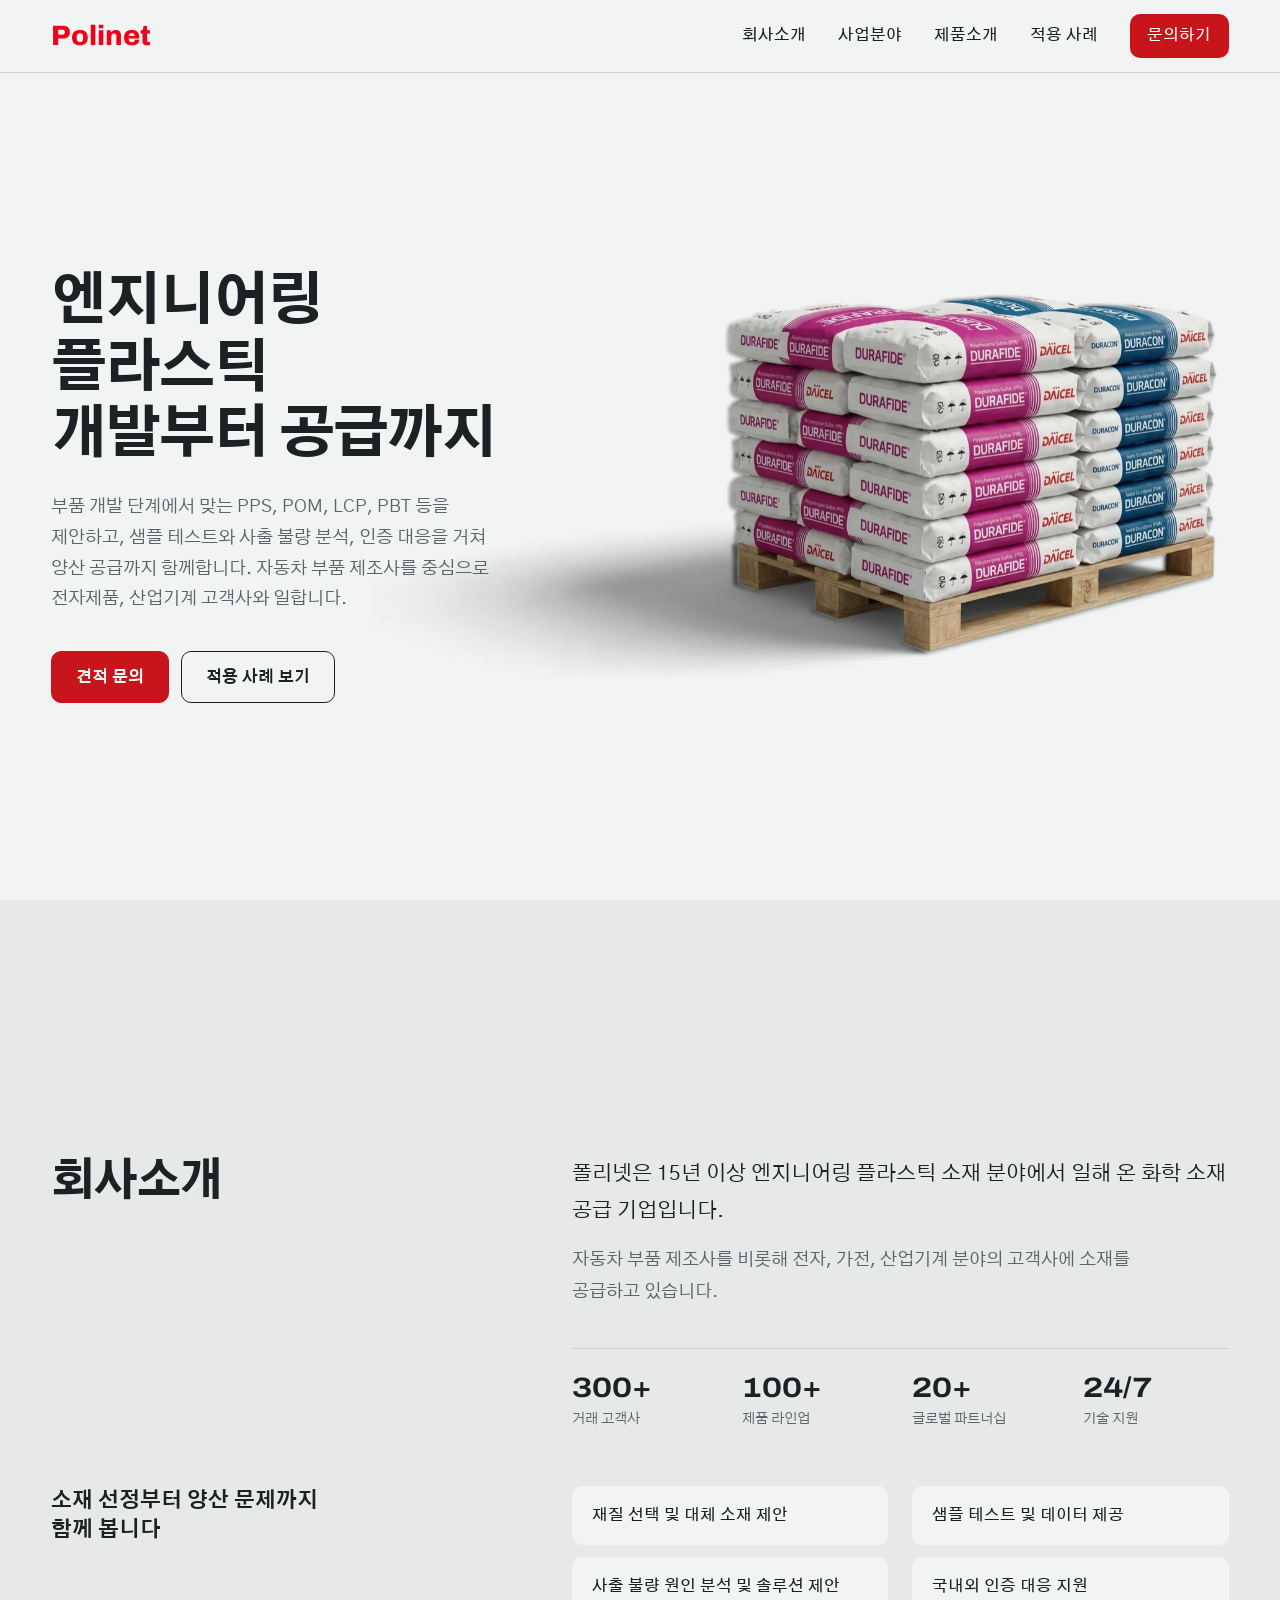
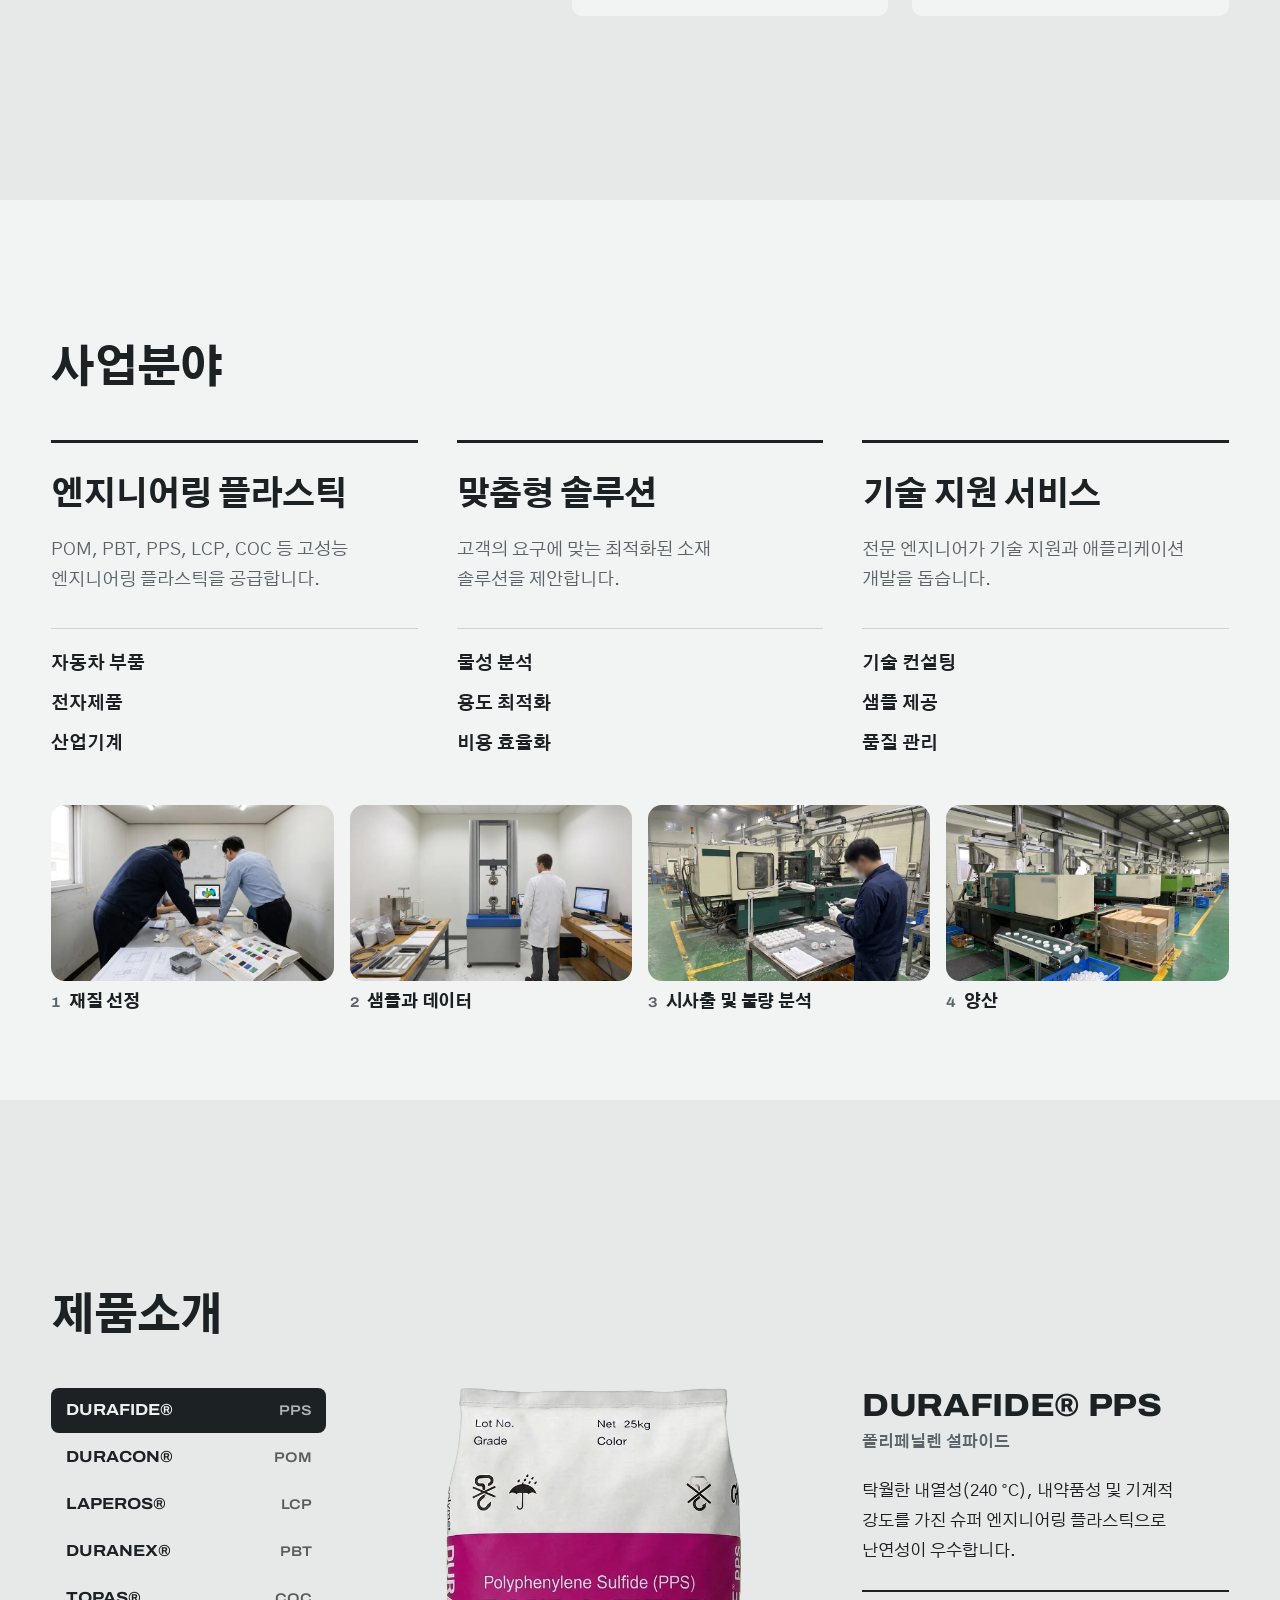
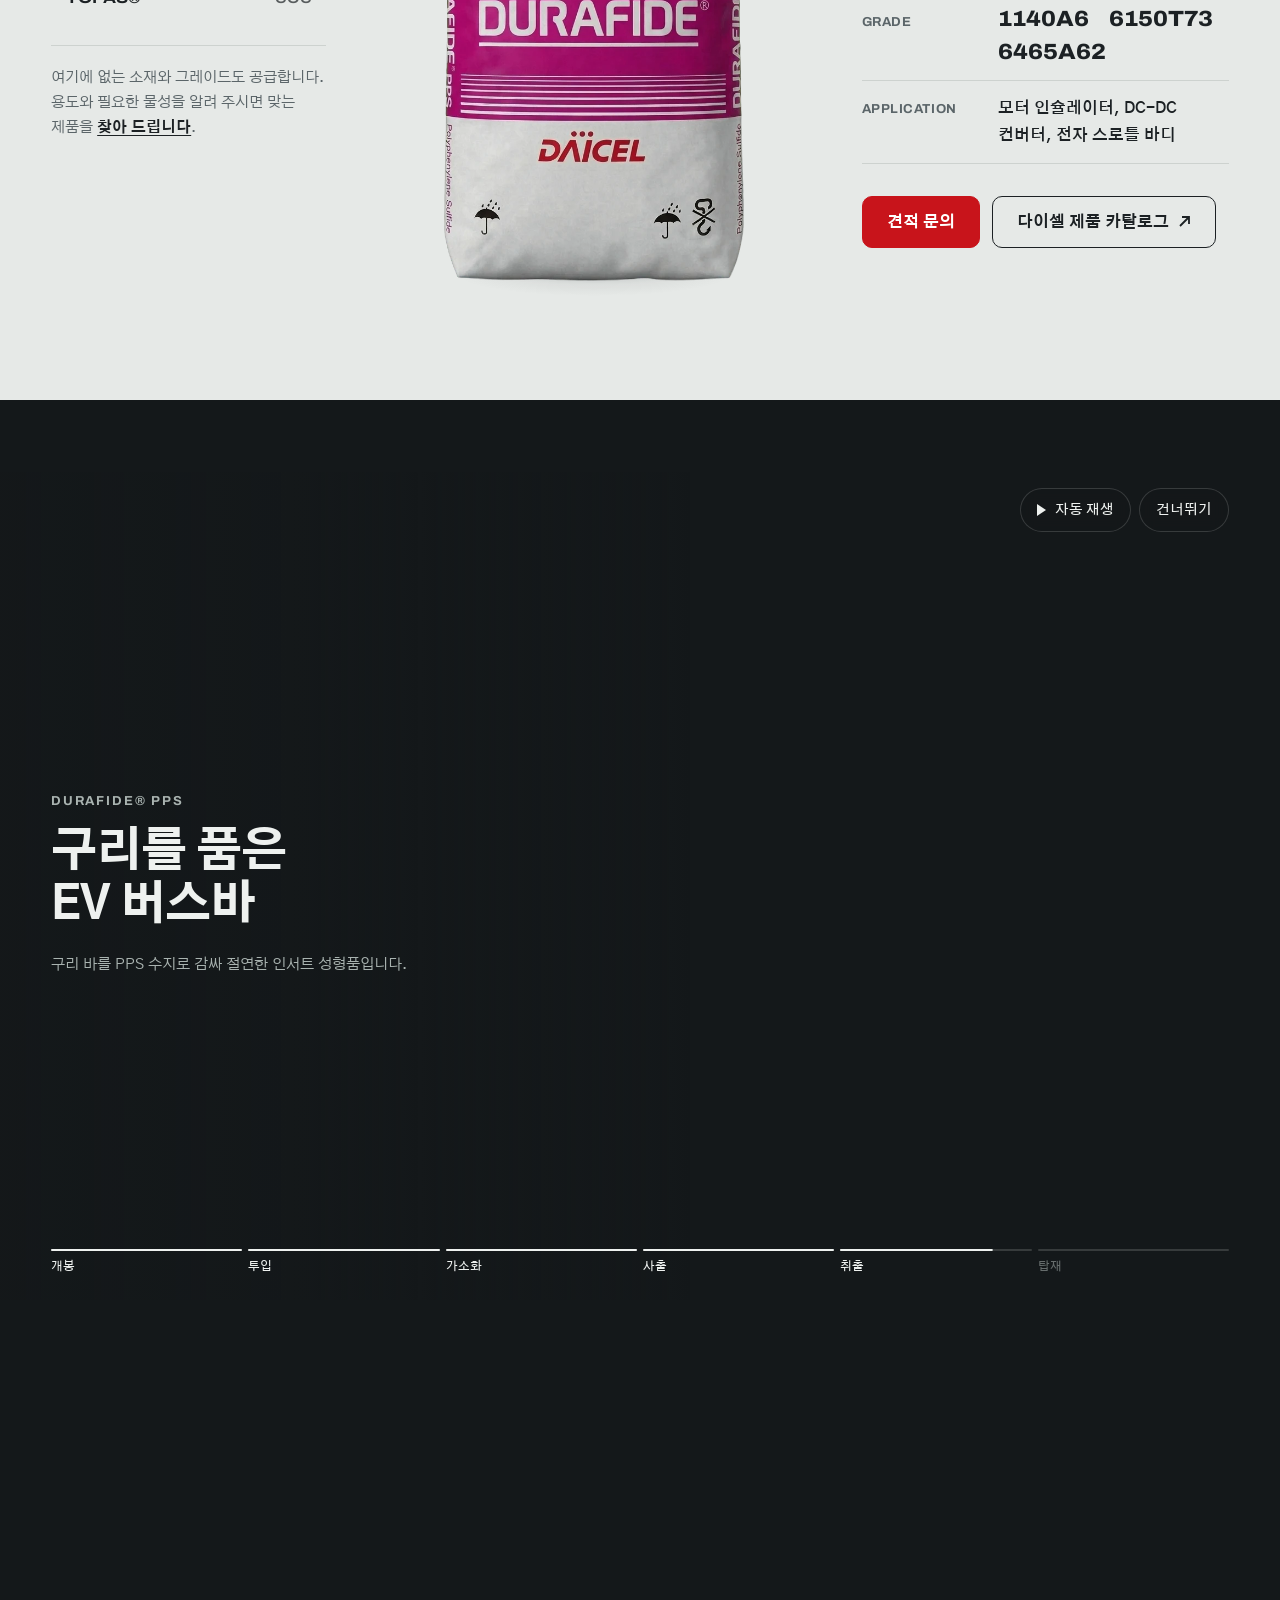
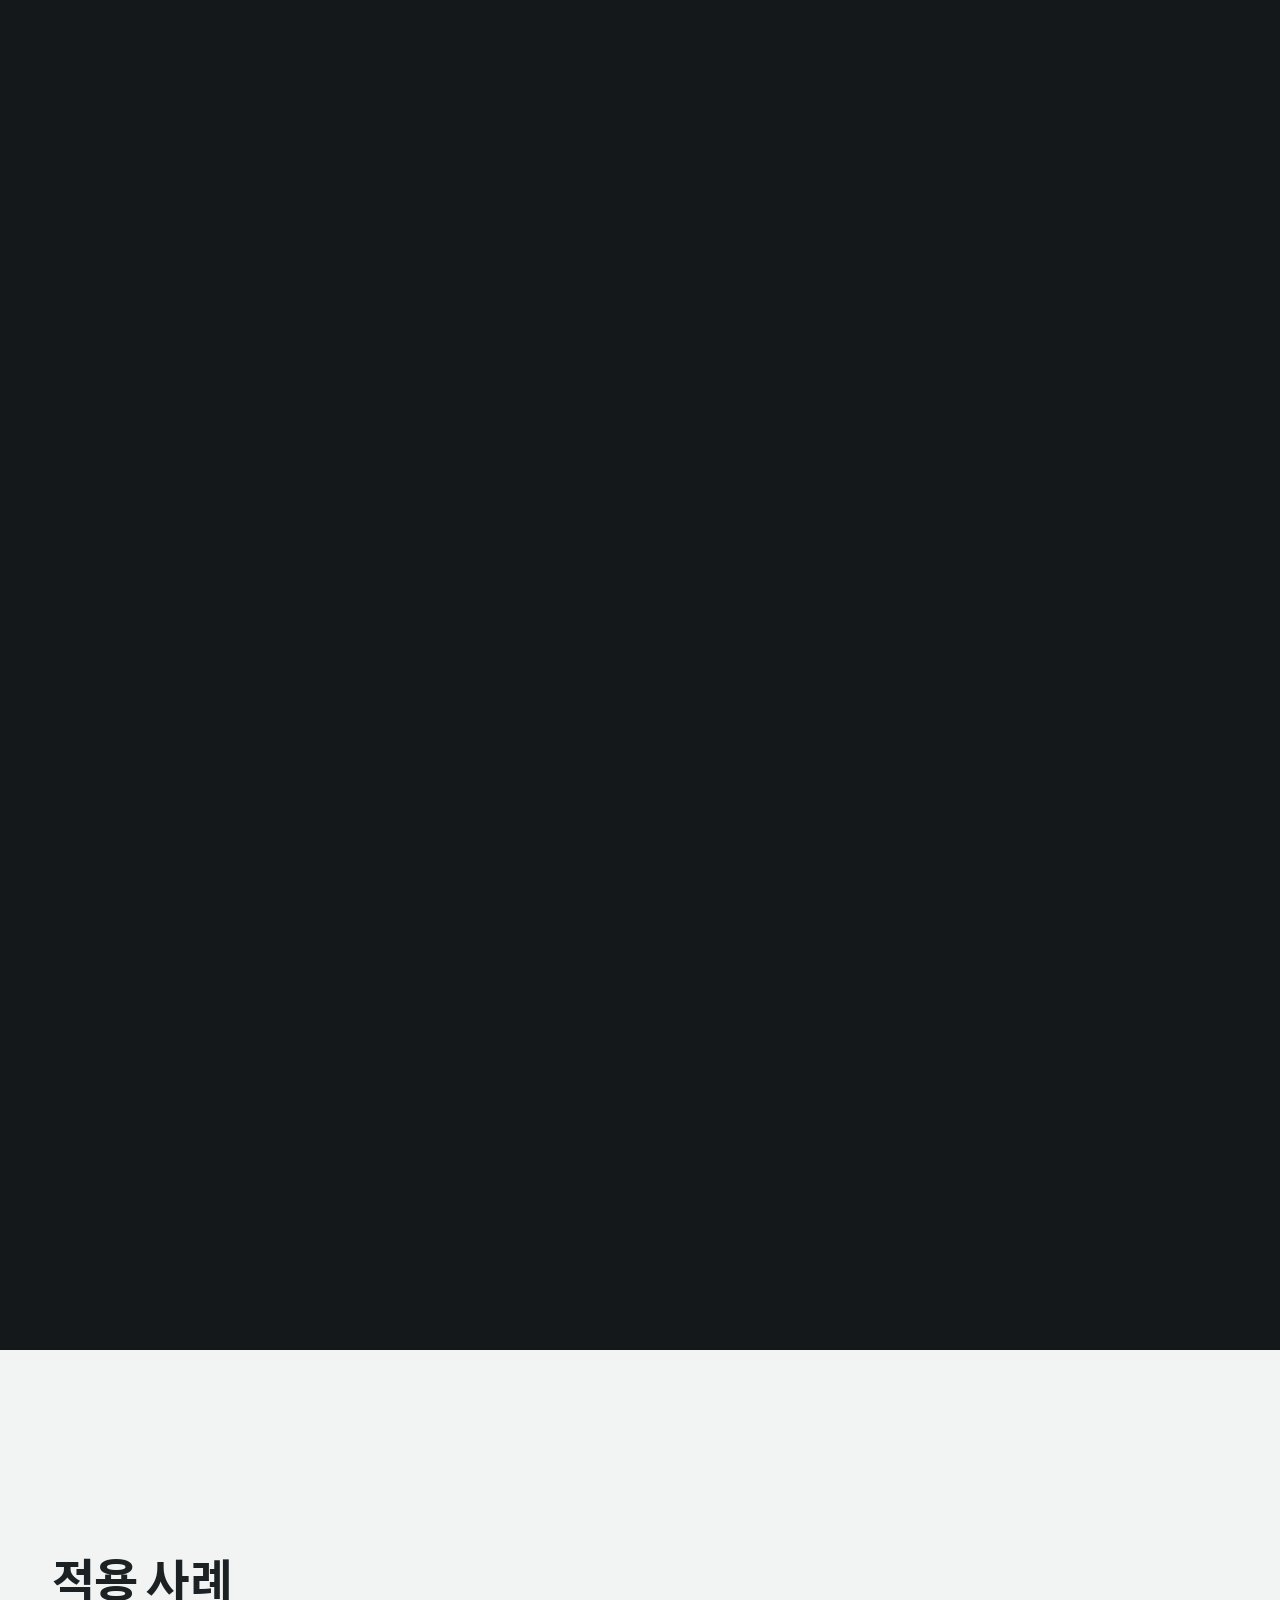
<file: site/index.html>
<!DOCTYPE html>
<html lang="ko">
<head>
    <meta charset="UTF-8">
    <meta name="viewport" content="width=device-width, initial-scale=1.0, viewport-fit=cover">
    <title>Polinet - 엔지니어링 플라스틱 개발부터 공급까지</title>
    <meta name="description" content="폴리넷은 PPS, POM, LCP, PBT 등 엔지니어링 플라스틱 소재 전문 기업입니다. 부품 개발 단계의 재질 선정부터 샘플 테스트, 사출 불량 분석, 인증 대응, 양산 공급까지 함께합니다.">
    <meta name="keywords" content="엔지니어링 플라스틱, 자동차 부품 소재, PPS, POM, LCP, PBT, COC, DURAFIDE, DURACON, LAPEROS, DURANEX, TOPAS, 다이셀, 폴리플라스틱스">
    <meta name="author" content="Polinet">
    <meta name="robots" content="index, follow, max-snippet:-1, max-image-preview:large, max-video-preview:-1">
    <link rel="canonical" href="https://www.polinet.co.kr/">
    <meta name="language" content="Korean">
    <meta name="revisit-after" content="7 days">
    
    <!-- Open Graph Meta Tags (링크 미리보기) -->
    <meta property="og:type" content="website">
    <meta property="og:title" content="Polinet - 엔지니어링 플라스틱 개발부터 공급까지">
    <meta property="og:description" content="폴리넷은 PPS, POM, LCP, PBT 등 엔지니어링 플라스틱 소재 전문 기업입니다. 부품 개발 단계의 재질 선정부터 샘플 테스트, 사출 불량 분석, 인증 대응, 양산 공급까지 함께합니다.">
    <meta property="og:image" content="https://www.polinet.co.kr/images/og-image.jpg?v=2">
    <meta property="og:image:width" content="1200">
    <meta property="og:image:height" content="630">
    <meta property="og:site_name" content="Polinet">
    <meta property="og:locale" content="ko_KR">
    <meta property="og:url" content="https://www.polinet.co.kr/">
    
    <!-- Twitter Card Meta Tags -->
    <meta name="twitter:card" content="summary_large_image">
    <meta name="twitter:title" content="Polinet - 엔지니어링 플라스틱 개발부터 공급까지">
    <meta name="twitter:description" content="폴리넷은 PPS, POM, LCP, PBT 등 엔지니어링 플라스틱 소재 전문 기업입니다. 부품 개발 단계의 재질 선정부터 샘플 테스트, 사출 불량 분석, 인증 대응, 양산 공급까지 함께합니다.">
    <meta name="twitter:image" content="https://www.polinet.co.kr/images/og-image.jpg?v=2">
    
    <!-- Favicon & Icons -->
    <link rel="icon" href="/favicon.ico?v=5" sizes="16x16 32x32 48x48">
    <link rel="icon" href="images/icon-192.png?v=5" type="image/png" sizes="192x192">
    <link rel="apple-touch-icon" href="images/apple-touch-icon.png?v=5">
    
    <!-- Theme Color -->
    <meta name="theme-color" content="#F2F4F3">
    <meta name="msapplication-TileColor" content="#EE0217">
    
    <!-- Schema.org Structured Data -->
    <script type="application/ld+json">
    {
      "@context": "https://schema.org",
      "@type": "Organization",
      "name": "Polinet",
      "alternateName": "폴리넷",
      "url": "https://www.polinet.co.kr/",
      "logo": "https://www.polinet.co.kr/images/logo-512.png?v=2",
      "description": "엔지니어링 플라스틱(PPS, POM, LCP, PBT) 개발 지원부터 공급까지",
      "sameAs": [
        "https://www.polinet.co.kr"
      ],
      "contactPoint": {
        "@type": "ContactPoint",
        "contactType": "Customer Support",
        "telephone": "+82-31-387-6833",
        "email": "info@polinet.co.kr"
      }
    }
    </script>
    <script>document.documentElement.classList.add('js');</script>
    <link rel="preconnect" href="https://fonts.googleapis.com">
<link rel="preconnect" href="https://fonts.gstatic.com" crossorigin>
<link href="https://fonts.googleapis.com/css2?family=Archivo:wdth,wght@100..125,500..800&family=Gothic+A1:wght@400;500;700;800&display=swap" rel="stylesheet">
    <link rel="stylesheet" href="styles.css?v=20261126b">
    <link rel="stylesheet" href="molding-lab/story-embed.css?v=1">
</head>
<body>
<svg width="0" height="0" style="position:absolute" aria-hidden="true">
  <!-- Polinet emblem, renewed from the business-card logo: a ring broken by the name, all in Polyplastics red -->
  <defs>
    <mask id="emblem-band" maskUnits="userSpaceOnUse" x="0" y="0" width="200" height="173.91">
      <rect width="200" height="173.91" fill="#fff"/>
      <rect y="64.16" width="200" height="45.60" fill="#000"/>
    </mask>
  </defs>
  <!-- the ring is an ellipse 1.15 times wider than tall; the name stops short of it on both sides so the two never touch -->
  <symbol id="emblem" viewBox="0 0 200 173.91">
    <ellipse cx="100" cy="86.96" rx="96.0" ry="82.95" fill="none" stroke="#EE0217" stroke-width="8" mask="url(#emblem-band)"/>
    <text x="14" y="104.75" textLength="172" lengthAdjust="spacing" font-family="Archivo, sans-serif" font-weight="800" font-size="48.76" fill="#EE0217">Polinet</text>
  </symbol>
</svg>
<a class="skip" href="#main">본문으로 건너뛰기</a>

<header id="header">
  <nav class="wrap" aria-label="주 메뉴">
    <div class="nav-wrapper">
      <a href="#hero" class="logo" translate="no" aria-label="Polinet 처음으로"><span class="logo-word" aria-hidden="true">Polinet</span></a>
      <button class="mobile-menu-btn" id="mobileMenuBtn" type="button" aria-label="메뉴 열기" aria-expanded="false" aria-controls="navMenu"><span></span><span></span><span></span></button>
      <ul class="nav-menu" id="navMenu">
        <li><a href="#about" class="nav-link">회사소개</a></li>
        <li><a href="#business" class="nav-link">사업분야</a></li>
        <li><a href="#products" class="nav-link">제품소개</a></li>
        <li><a href="#applications" class="nav-link">적용 사례</a></li>
        <li><a href="#contact" class="nav-link nav-cta">문의하기</a></li>
      </ul>
    </div>
  </nav>
</header>

<main id="main">
  <!-- 1. hero -->
  <section id="hero" class="screen hero">
    <div class="wrap">
      <div>
        <h1>엔지니어링 플라스틱 개발부터 공급까지</h1>
        <p class="hero-lead">부품 개발 단계에서 맞는 PPS, POM, LCP, PBT 등을 제안하고, 샘플 테스트와 사출 불량 분석, 인증 대응을 거쳐 양산 공급까지 함께합니다. 자동차 부품 제조사를 중심으로 전자제품, 산업기계 고객사와 일합니다.</p>
        <div class="actions">
          <a href="#contact" class="btn btn--solid">견적 문의</a>
          <a href="#applications" class="btn">적용 사례 보기</a>
        </div>
      </div>
      <figure class="hero-photo pallet-photo"><img src="images/pallet-cut2.webp" width="1400" height="657" alt="팔레트에 쌓인 DURAFIDE와 DURACON 25kg 종이 포대" fetchpriority="high"></figure>
    </div>
  </section>

  <!-- 2. about -->
  <section id="about" class="screen">
    <div class="wrap">
      <div class="about-grid">
        <h2>회사소개</h2>
        <div>
          <p class="about-text">폴리넷은 15년 이상 엔지니어링 플라스틱 소재 분야에서 일해 온 화학 소재 공급 기업입니다.</p>
          <p class="about-text">자동차 부품 제조사를 비롯해 전자, 가전, 산업기계 분야의 고객사에 소재를 공급하고 있습니다.</p>
          <dl class="facts">
            <div><dt>거래 고객사</dt><dd>300+</dd></div>
            <div><dt>제품 라인업</dt><dd>100+</dd></div>
            <div><dt>글로벌 파트너십</dt><dd>20+</dd></div>
            <div><dt>기술 지원</dt><dd>24/7</dd></div>
          </dl>
        </div>
      </div>
      <div class="support">
        <h3>소재 선정부터 양산 문제까지<br>함께 봅니다</h3>
        <ul>
          <li>재질 선택 및 대체 소재 제안</li>
          <li>샘플 테스트 및 데이터 제공</li>
          <li>사출 불량 원인 분석 및 솔루션 제안</li>
          <li>국내외 인증 대응 지원</li>
        </ul>
      </div>
    </div>
  </section>

  <!-- 3. business -->
  <section id="business" class="screen">
    <div class="wrap">
      <div class="screen-head">
        <h2>사업분야</h2>
      </div>
      <div class="areas">
        <div class="area"><h3>엔지니어링 플라스틱</h3><p>POM, PBT, PPS, LCP, COC 등 고성능 엔지니어링 플라스틱을 공급합니다.</p><ul class="tags"><li>자동차 부품</li><li>전자제품</li><li>산업기계</li></ul></div>
        <div class="area"><h3>맞춤형 솔루션</h3><p>고객의 요구에 맞는 최적화된 소재 솔루션을 제안합니다.</p><ul class="tags"><li>물성 분석</li><li>용도 최적화</li><li>비용 효율화</li></ul></div>
        <div class="area"><h3>기술 지원 서비스</h3><p>전문 엔지니어가 기술 지원과 애플리케이션 개발을 돕습니다.</p><ul class="tags"><li>기술 컨설팅</li><li>샘플 제공</li><li>품질 관리</li></ul></div>
      </div>
    
      <ol class="flow" aria-label="개발부터 공급까지">
        <li><img src="images/step-1.webp" width="800" height="600" alt="회의실에서 도면과 부품 샘플, 펠릿 샘플, 그레이드 카탈로그를 놓고 재질을 검토하는 모습" loading="lazy"><strong>재질 선정</strong></li>
        <li><img src="images/step-2.webp" width="800" height="600" alt="시험실에서 만능시험기로 인장 시험편을 시험하는 모습" loading="lazy"><strong>샘플과 데이터</strong></li>
        <li><img src="images/step-3.webp" width="800" height="600" alt="사출기 옆 작업대에서 시사출한 기어를 캘리퍼로 재는 모습" loading="lazy"><strong>시사출 및 불량 분석</strong></li>
        <li><img src="images/step-4.webp" width="800" height="600" alt="사출기가 줄지어 선 공장에서 기어가 컨베이어로 상자에 담기고 출하 박스가 쌓인 모습" loading="lazy"><strong>양산</strong></li>
      </ol>
    </div>
  </section>

  <!-- 4. products -->
  <section id="products" class="screen products">
    <div class="wrap">
      <div class="screen-head">
        <h2>제품소개</h2>
      </div>
      <div class="lineup">
        <div class="tabs-col">
        <div class="tabs" role="tablist" aria-label="제품">
          <button class="tab" role="tab" id="t-pps" aria-controls="p-pps" aria-selected="true" data-filter="pps" data-img="images/cut-durafide.webp" data-sub="Polyphenylene Sulfide (PPS)" data-side="Polyphenylene Sulfide" data-grade="1140A6" data-ink="--k-pps" data-brand="DURAFIDE" data-mark="®" data-type="PPS"><span class="tab-brand" translate="no">DURAFIDE®</span><span class="tab-type">PPS</span></button>
          <button class="tab" role="tab" id="t-pom" aria-controls="p-pom" aria-selected="false" tabindex="-1" data-filter="pom" data-img="images/cut-duracon.webp" data-sub="Acetal Co-polymer (POM)" data-side="Acetal Co-polymer" data-grade="M90-44" data-ink="--k-pom" data-brand="DURACON" data-mark="®" data-type="POM"><span class="tab-brand" translate="no">DURACON®</span><span class="tab-type">POM</span></button>
          <button class="tab" role="tab" id="t-lcp" aria-controls="p-lcp" aria-selected="false" tabindex="-1" data-filter="lcp" data-img="images/cut-laperos.webp" data-sub="Liquid Crystal Polymer (LCP)" data-side="Liquid Crystal Polymer" data-grade="E130i" data-ink="--k-lcp" data-brand="LAPEROS" data-mark="®" data-type="LCP"><span class="tab-brand" translate="no">LAPEROS®</span><span class="tab-type">LCP</span></button>
          <button class="tab" role="tab" id="t-pbt" aria-controls="p-pbt" aria-selected="false" tabindex="-1" data-filter="pbt" data-img="images/cut-duranex.webp" data-sub="Polybutylene Terephthalate (PBT)" data-side="Polybutylene Terephthalate" data-grade="330HR" data-ink="--k-pbt" data-brand="DURANEX" data-mark="®" data-type="PBT"><span class="tab-brand" translate="no">DURANEX®</span><span class="tab-type">PBT</span></button>
          <button class="tab" role="tab" id="t-coc" aria-controls="p-coc" aria-selected="false" tabindex="-1" data-filter="coc" data-img="images/cut-topas.webp" data-sub="Cyclic Olefin Copolymer (COC)" data-side="Cyclic Olefin Copolymer" data-grade="6013" data-ink="--k-coc" data-brand="TOPAS" data-mark="®" data-type="COC"><span class="tab-brand" translate="no">TOPAS®</span><span class="tab-type">COC</span></button>
        </div>
        <p class="others">여기에 없는 소재와 그레이드도 공급합니다. 용도와 필요한 물성을 알려 주시면 맞는 제품을 <a href="#contact">찾아 드립니다</a>.</p>
        </div>

        <div class="bag-stage" aria-hidden="true">
          <figure class="grounded stage-fig"><img class="stage-photo" id="stageBag" src="images/cut-durafide.webp" width="547" height="900" alt=""></figure>
        </div>

        <div id="productsGrid">
          <article class="panel" role="tabpanel" id="p-pps" aria-labelledby="t-pps">
            <h3 translate="no">DURAFIDE® PPS</h3><p class="panel-name">폴리페닐렌 설파이드</p>
            <p class="panel-desc">탁월한 내열성(240&nbsp;°C), 내약품성 및 기계적 강도를 가진 슈퍼 엔지니어링 플라스틱으로 난연성이 우수합니다.</p>
            <dl class="panel-specs"><div><dt>GRADE</dt><dd><ul class="grades" translate="no"><li>1140A6</li><li>6150T73</li><li>6465A62</li></ul></dd></div><div><dt>APPLICATION</dt><dd class="uses">모터 인슐레이터, DC-DC 컨버터, 전자 스로틀 바디</dd></div></dl>
          </article>
          <article class="panel" role="tabpanel" id="p-pom" aria-labelledby="t-pom" hidden>
            <h3 translate="no">DURACON® POM</h3><p class="panel-name">폴리아세탈 (Polyacetal)</p>
            <p class="panel-desc">우수한 기계적 강도, 강성 및 치수 안정성을 가진 엔지니어링 플라스틱으로 마찰 특성이 뛰어나며 내피로성이 우수합니다.</p>
            <dl class="panel-specs"><div><dt>GRADE</dt><dd><ul class="grades" translate="no"><li>M90-44</li><li>SW-01</li><li>NW-02</li></ul></dd></div><div><dt>APPLICATION</dt><dd class="uses">연료 펌프 모듈, 에어컨 벤틸레이터, 비데 노즐 유닛, 소형 모터 기어</dd></div></dl>
          </article>
          <article class="panel" role="tabpanel" id="p-lcp" aria-labelledby="t-lcp" hidden>
            <h3 translate="no">LAPEROS® LCP</h3><p class="panel-name">액정 폴리머</p>
            <p class="panel-desc">초정밀 성형이 가능한 고성능 열가소성 수지로, 낮은 성형 수축률과 우수한 치수 안정성을 제공합니다.</p>
            <dl class="panel-specs"><div><dt>GRADE</dt><dd><ul class="grades" translate="no"><li>E130i</li><li>E471i</li><li>E481i</li></ul></dd></div><div><dt>APPLICATION</dt><dd class="uses">카메라 모듈, 협피치 커넥터, FPC 커넥터</dd></div></dl>
          </article>
          <article class="panel" role="tabpanel" id="p-pbt" aria-labelledby="t-pbt" hidden>
            <h3 translate="no">DURANEX® PBT</h3><p class="panel-name">폴리부틸렌 테레프탈레이트</p>
            <p class="panel-desc">전기적 특성과 내열성이 우수하며, 치수 안정성과 내약품성이 뛰어난 열가소성 폴리에스터 수지입니다.</p>
            <dl class="panel-specs"><div><dt>GRADE</dt><dd><ul class="grades" translate="no"><li>330HR</li><li>3300</li><li>315NF</li></ul></dd></div><div><dt>APPLICATION</dt><dd class="uses">고전압 커넥터, 충전건, 배터리 케이스</dd></div></dl>
          </article>
          <article class="panel" role="tabpanel" id="p-coc" aria-labelledby="t-coc" hidden>
            <h3 translate="no">TOPAS® COC</h3><p class="panel-name">사이클릭 올레핀 코폴리머</p>
            <p class="panel-desc">높은 투명성, 낮은 수분 흡수율 및 우수한 생체 적합성을 가진 투명 플라스틱으로 광학 및 의료 분야에 최적입니다.</p>
            <dl class="panel-specs"><div><dt>GRADE</dt><dd><ul class="grades" translate="no"><li>6013</li><li>8007</li><li>5013</li></ul></dd></div><div><dt>APPLICATION</dt><dd class="uses">의료기기, 광학렌즈, 포장재</dd></div></dl>
          </article>
          <div class="actions">
            <a href="#contact" class="btn btn--solid">견적 문의</a>
            <a href="https://hpps.daicel.com/global/s/Gidb?language=en_US" class="btn" target="_blank" rel="noopener noreferrer">다이셀 제품 카탈로그<span class="sr-only">(새 탭에서 열림)</span><svg class="ext" width="14" height="14" viewBox="0 0 14 14" aria-hidden="true"><path d="M5 2h7v7M12 2 3 11" fill="none" stroke="currentColor" stroke-width="1.8"/></svg></a>
          </div>
        </div>
      </div>
    </div>
  </section>

  <!-- scroll story: one bag of pellets → busbar → EV. Pinned while it plays, then hands over to the applications screen. -->
  <section id="story" class="pstory" aria-label="펠릿이 사출 성형을 거쳐 버스바가 되고 전기차에 실리는 과정">
    <div class="stage">
      <canvas id="cv" aria-hidden="true"></canvas>
      <div class="scrim" aria-hidden="true"></div>

      <div class="caps">
        <div class="cap cap--hero" data-from="-1" data-to="0.044">
          <p class="eyebrow" translate="no">DURAFIDE® PPS</p>
          <h2>원료 한 포대가<br>전기차에 실리기까지</h2>
          <p class="lead">스크롤을 내리면 포대가 열리고, 펠릿이 사출기를 지나 버스바가 되어 EV 배터리에 들어갑니다.</p>
        </div>
        <div class="cap" data-from="0.063" data-to="0.178">
          <p class="eyebrow"><b>01</b> 개봉</p>
          <h3>25kg 포대를 뜯습니다</h3>
          <p class="lead">안에는 지름 3mm 남짓한 PPS 펠릿이 들어 있습니다.</p>
        </div>
        <div class="cap" data-from="0.207" data-to="0.348">
          <p class="eyebrow"><b>02</b> 투입</p>
          <h3>펠릿이 호퍼로 쏟아집니다</h3>
          <p class="lead">호퍼에 쌓인 펠릿은 자중으로 실린더 안 스크류까지 내려갑니다.</p>
        </div>
        <div class="cap" data-from="0.37" data-to="0.485">
          <p class="eyebrow"><b>03</b> 가소화</p>
          <h3>스크류가 돌며 녹입니다</h3>
          <p class="lead">히터의 열과 스크류의 전단열로 펠릿이 균일한 용융 수지가 됩니다.</p>
        </div>
        <div class="cap" data-from="0.50" data-to="0.588">
          <p class="eyebrow"><b>04</b> 인서트 사출</p>
          <h3>구리 바를 감싸며<br>굳힙니다</h3>
          <p class="lead">금형에 미리 넣어 둔 구리 바 둘레로 수지를 밀어 넣고, 그대로 식힙니다.</p>
        </div>
        <div class="cap" data-from="0.60" data-to="0.666">
          <p class="eyebrow"><b>05</b> 취출</p>
          <h3>금형이 열리고<br>부품이 떨어집니다</h3>
        </div>
        <div class="cap" data-from="0.70" data-to="0.775">
          <p class="eyebrow" translate="no">DURAFIDE® PPS</p>
          <h3>구리를 품은<br>EV 버스바</h3>
          <p class="lead">구리 바를 PPS 수지로 감싸 절연한 인서트 성형품입니다.</p>
        </div>
        <div class="cap" data-from="0.80" data-to="0.905">
          <p class="eyebrow"><b>06</b> 탑재</p>
          <h3>버스바가 배터리 팩에<br>들어갑니다</h3>
          <p class="lead">모듈과 모듈 사이에서 고전압 전류가 지나는 길이 됩니다.</p>
        </div>
        <div class="cap cap--end" data-from="0.972" data-to="2">
          <p class="eyebrow" translate="no">DURAFIDE® PPS</p>
          <h3>원료 한 포대에서<br>달리는 전기차까지.</h3>
          <p class="lead">버스바는 한 가지 예입니다. 같은 소재들이 쓰이는 다른 부품을 이어서 보세요.</p>
          <div class="s-actions">
            <a class="s-btn s-btn--solid" href="#applications">적용 사례 보기</a>
            <button class="s-btn" id="replay" type="button">처음부터 다시</button>
          </div>
        </div>
      </div>

      <ol class="rail" aria-hidden="true">
        <li data-at="0.052"><span>개봉</span></li>
        <li data-at="0.20"><span>투입</span></li>
        <li data-at="0.37"><span>가소화</span></li>
        <li data-at="0.50"><span>사출</span></li>
        <li data-at="0.60"><span>취출</span></li>
        <li data-at="0.775"><span>탑재</span></li>
      </ol>
      <div class="s-tools">
        <button class="play" id="play" type="button" aria-pressed="false"><span class="play-ic" aria-hidden="true"></span><span class="play-tx">자동 재생</span></button>
        <a class="s-skip" href="#applications">건너뛰기</a>
      </div>
      <div class="loading" id="loading">불러오는 중…</div>
    </div>
  </section>

  <!-- 5. applications -->
  <section id="applications" class="screen apps">
    <div class="wrap">
      <div class="screen-head">
        <h2>적용 사례</h2>
      </div>
      <div class="seg" role="tablist" aria-label="소재">
        <button class="seg-tab" translate="no" role="tab" id="at-pps" aria-controls="ap-pps" aria-selected="true">PPS<span>DURAFIDE®</span></button>
        <button class="seg-tab" translate="no" role="tab" id="at-pom" aria-controls="ap-pom" aria-selected="false" tabindex="-1">POM<span>DURACON®</span></button>
        <button class="seg-tab" translate="no" role="tab" id="at-lcp" aria-controls="ap-lcp" aria-selected="false" tabindex="-1">LCP<span>LAPEROS®</span></button>
        <button class="seg-tab" translate="no" role="tab" id="at-pbt" aria-controls="ap-pbt" aria-selected="false" tabindex="-1">PBT<span>DURANEX®</span></button>
      </div>
      <div class="case-panels">
        <div class="case-panel" role="tabpanel" id="ap-pps" aria-labelledby="at-pps" style="--n:3">
          <figure class="case"><img src="images/app-pps-insulator.webp" width="800" height="597" alt="PPS 인슐레이터가 씌워진 하이브리드 모터 고정자" loading="lazy"><figcaption><strong>하이브리드 모터 인슐레이터</strong><span>고정자 코어와 권선 사이를 전기적으로 절연합니다.</span></figcaption></figure>
          <figure class="case"><img src="images/app-pps-dcdc.webp" width="800" height="597" alt="PPS로 만든 DC-DC 컨버터 케이스" loading="lazy"><figcaption><strong>DC-DC 컨버터</strong><span>하이브리드 차량의 고전압을 보조 전원 12V로 바꿉니다.</span></figcaption></figure>
          <figure class="case"><img src="images/app-pps-throttle.webp" width="800" height="597" alt="PPS 하우징의 전자 스로틀 바디" loading="lazy"><figcaption><strong>전자 스로틀 바디</strong><span>버터플라이 밸브를 열고 닫아 흡입 공기량을 조절합니다.</span></figcaption></figure>
        </div>
        <div class="case-panel" role="tabpanel" id="ap-pom" aria-labelledby="at-pom" hidden style="--n:3">
          <figure class="case"><img src="images/app-pom-fuelpump.webp" width="800" height="597" alt="POM 부품이 들어간 연료 펌프 모듈" loading="lazy"><figcaption><strong>연료 펌프 모듈</strong><span>모듈 고정 너트와 엔드 커버처럼 연료에 닿는 부품입니다.</span></figcaption></figure>
          <figure class="case"><img src="images/app-pom-ventilator.webp" width="800" height="597" alt="POM으로 만든 자동차 에어컨 송풍구" loading="lazy"><figcaption><strong>에어컨 벤틸레이터</strong><span>송풍구의 바람 방향을 조절하는 부품입니다.</span></figcaption></figure>
          <figure class="case"><img src="images/app-pom-bidet.webp" width="800" height="597" alt="POM으로 만든 비데 노즐 어셈블리" loading="lazy"><figcaption><strong>비데 노즐 유닛</strong><span>온수 세정 비데의 노즐을 움직이는 부품입니다.</span></figcaption></figure>
        </div>
        <div class="case-panel" role="tabpanel" id="ap-lcp" aria-labelledby="at-lcp" hidden style="--n:3">
          <figure class="case"><img src="images/app-lcp-camera.webp" width="800" height="597" alt="LCP 렌즈 홀더의 카메라 모듈" loading="lazy"><figcaption><strong>카메라 모듈</strong><span>얇고 정밀해야 하는 렌즈 홀더와 하우징입니다.</span></figcaption></figure>
          <figure class="case"><img src="images/app-lcp-connector.webp" width="800" height="597" alt="LCP로 만든 협피치 커넥터" loading="lazy"><figcaption><strong>협피치 커넥터</strong><span>기판과 기판, 기판과 FPC를 잇는 초소형 커넥터입니다.</span></figcaption></figure>
          <figure class="case"><img src="images/app-lcp-fpc.webp" width="800" height="597" alt="LCP로 만든 FPC 커넥터" loading="lazy"><figcaption><strong>FPC 커넥터</strong><span>휘어지는 회로 기판을 연결해 기기를 얇게 만듭니다.</span></figcaption></figure>
        </div>
        <div class="case-panel" role="tabpanel" id="ap-pbt" aria-labelledby="at-pbt" hidden style="--n:3">
          <figure class="case"><img src="images/app-pbt-hvconnector.webp" width="800" height="597" alt="PBT로 만든 전기차 고전압 커넥터" loading="lazy"><figcaption><strong>고전압 커넥터</strong><span>배터리와 인버터, 인버터와 모터를 연결합니다.</span></figcaption></figure>
          <figure class="case"><img src="images/app-pbt-charginggun.webp" width="800" height="597" alt="PBT 하우징의 전기차 충전건" loading="lazy"><figcaption><strong>충전건</strong><span>전기차와 PHEV에 전기를 공급하는 커넥터입니다.</span></figcaption></figure>
          <figure class="case"><img src="images/app-pbt-batterycase.webp" width="800" height="597" alt="PBT로 만든 하이브리드 배터리 케이스" loading="lazy"><figcaption><strong>배터리 케이스</strong><span>하이브리드 차량의 배터리를 보호하는 케이스입니다.</span></figcaption></figure>
        </div>
      </div>
      <div class="case-nav">
        <button class="case-step" type="button" data-step="-1" aria-label="이전 사례"><svg width="18" height="18" viewBox="0 0 18 18" aria-hidden="true"><path d="M11 3 5 9l6 6" fill="none" stroke="currentColor" stroke-width="2"/></svg></button>
        <p class="case-count" role="status">1 / 3</p>
        <button class="case-step" type="button" data-step="1" aria-label="다음 사례"><svg width="18" height="18" viewBox="0 0 18 18" aria-hidden="true"><path d="m7 3 6 6-6 6" fill="none" stroke="currentColor" stroke-width="2"/></svg></button>
      </div>
    </div>
  </section>

  <!-- 6. contact -->
  <section id="contact" class="screen contact">
    <div class="wrap">
      <div class="screen-head">
        <h2>문의하기</h2>
      </div>
      <div class="contact-grid">
        <div>
          <a class="mail-big" href="mailto:info@polinet.co.kr">info@polinet.co.kr</a>
          <dl class="contact-list">
            <div><dt>영업 문의</dt><dd><a href="mailto:sales@polinet.co.kr">sales@polinet.co.kr</a></dd></div>
            <div><dt>전화</dt><dd><a href="tel:+82313876833">031-387-6833</a><span class="contact-sub">평일 09:00–18:00</span></dd></div>
            <div class="contact-wide"><dt>주소</dt><dd>경기도 안양시 동안구 시민대로 267, 아크로팰리스 9층 914호</dd></div>
          </dl>
        </div>
        <figure class="map">
          <iframe title="폴리넷 위치 지도" src="https://www.google.com/maps/embed?pb=!1m14!1m8!1m3!1d1332.74214691073!2d126.95997659498877!3d37.39425708292996!3m2!1i1024!2i768!4f13.1!3m3!1m2!1s0x357b5e193207b069%3A0x3af7d51985346f22!2z7Y-J7LSM7JWE7YGs66Gc7Yyw66as7Iqk!5e0!3m2!1sko!2skr!4v1761108093128!5m2!1sko!2skr" allowfullscreen="" loading="lazy" referrerpolicy="no-referrer-when-downgrade"></iframe>
        </figure>
      </div>
      <footer class="footer">
        <div class="footer-brand"><svg class="footer-emblem" translate="no" width="88" height="77" viewBox="0 0 200 173.91" role="img" aria-label="Polinet"><use href="#emblem"/></svg><span>&copy; 2026 Polinet. All rights reserved.</span></div>
        <ul class="footer-links">
          <li><a href="#business">기술지원</a></li>
          <li><a href="/privacy.html">개인정보처리방침</a></li>
          <li><a href="/terms.html">법적 고지</a></li>
        </ul>
      </footer>
    </div>
  </section>
</main>

<script src="script.js?v=20261126a"></script>
<script src="molding-lab/molding.js?v=5" defer></script>
</body>
</html>
</file>
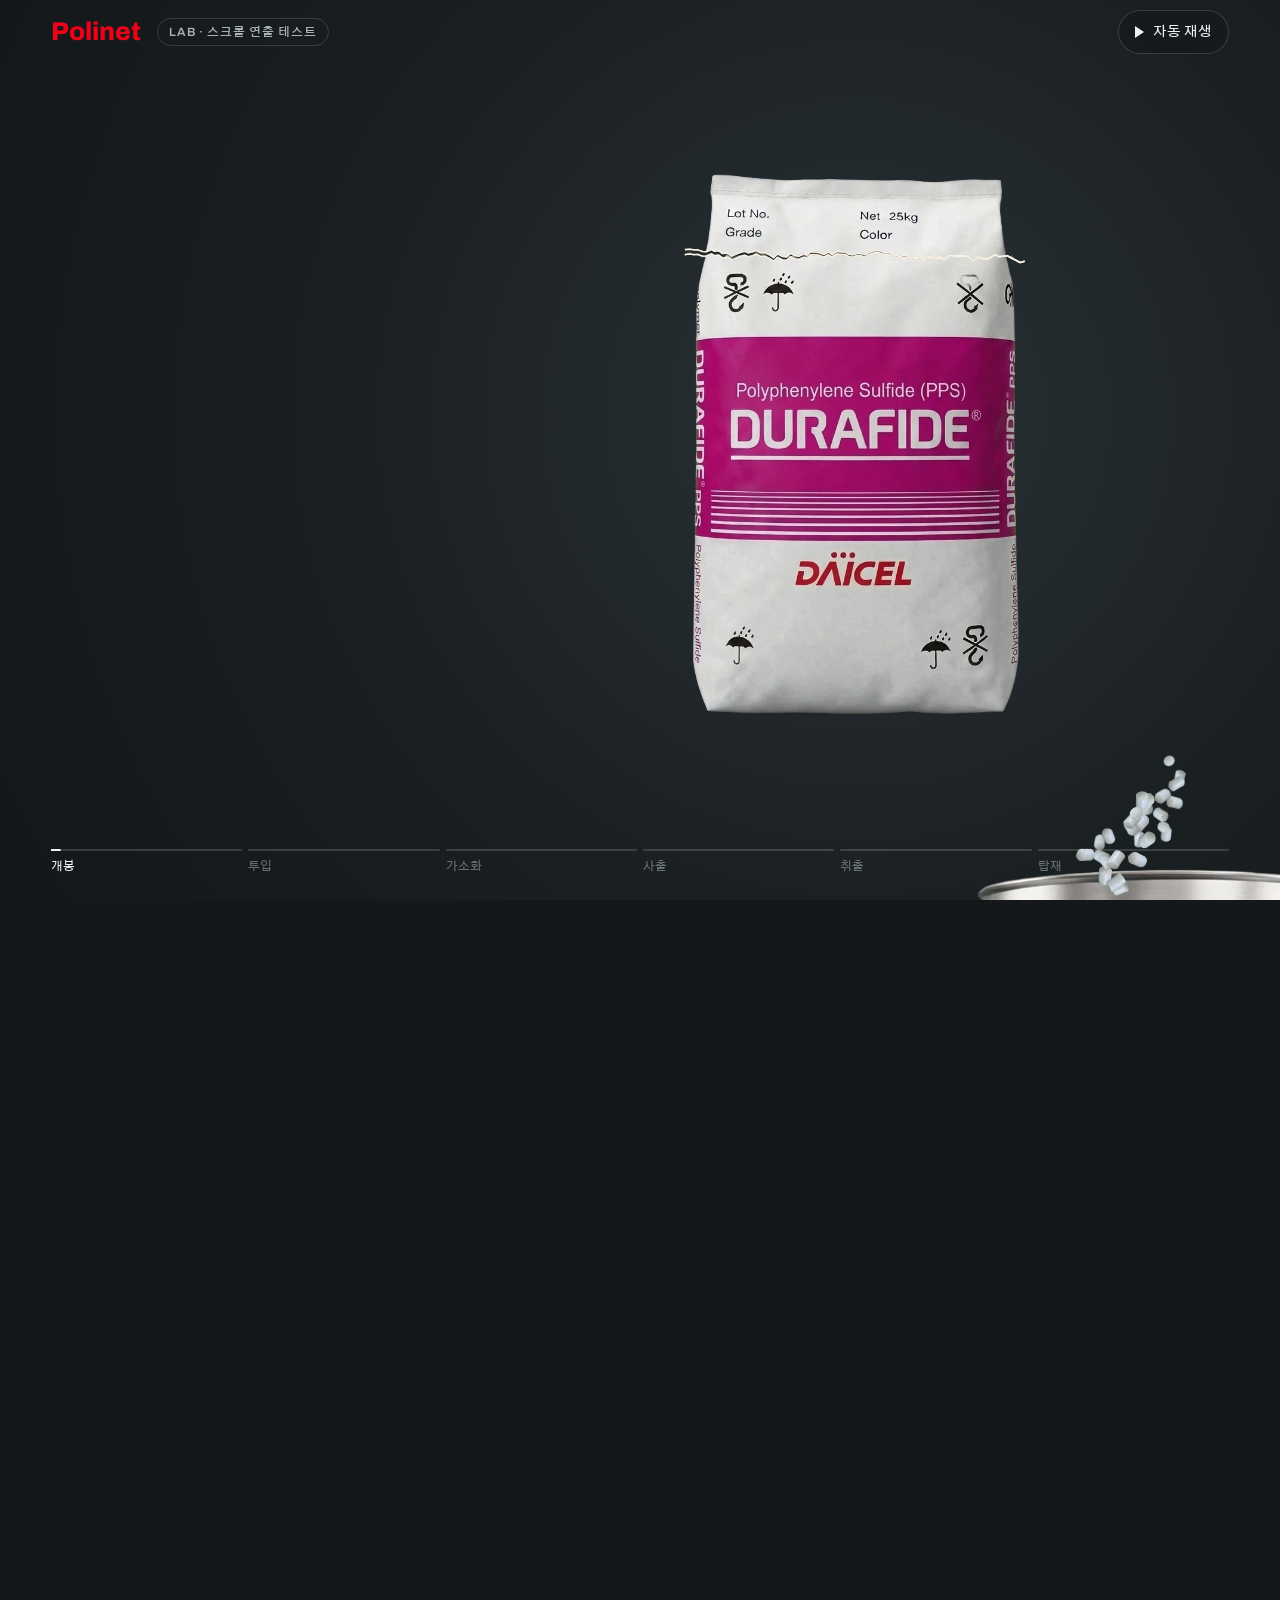
<file: site/molding-lab/index.html>
<!DOCTYPE html>
<html lang="ko">
<head>
<meta charset="UTF-8">
<meta name="viewport" content="width=device-width, initial-scale=1, viewport-fit=cover">
<meta name="robots" content="noindex, nofollow">
<meta name="theme-color" content="#14181A">
<title>펠릿에서 부품까지 · Polinet Lab</title>
<link rel="icon" href="../images/icon-192.png" type="image/png">
<link rel="preconnect" href="https://fonts.googleapis.com">
<link rel="preconnect" href="https://fonts.gstatic.com" crossorigin>
<link href="https://fonts.googleapis.com/css2?family=Archivo:wdth,wght@100..125,500..800&family=Gothic+A1:wght@400;500;700;800&display=swap" rel="stylesheet">
<link rel="preload" as="image" href="assets/bag.webp">
<link rel="stylesheet" href="molding.css?v=2">
</head>
<body>

<header class="bar">
  <a class="word" href="../index.html" translate="no" aria-label="Polinet 홈으로">Polinet</a>
  <span class="tag">LAB · 스크롤 연출 테스트</span>
  <button class="play" id="play" type="button" aria-pressed="false"><span class="play-ic" aria-hidden="true"></span><span class="play-tx">자동 재생</span></button>
</header>

<main>
  <!-- the tall section gives the scroll distance; the stage inside stays pinned to the window -->
  <section class="story" id="story" aria-label="펠릿이 사출 성형을 거쳐 버스바가 되고 전기차에 실리는 과정">
    <div class="stage">
      <canvas id="cv" aria-hidden="true"></canvas>
      <div class="scrim" aria-hidden="true"></div>

      <div class="caps">
        <div class="cap cap--hero" data-from="-1" data-to="0.044">
          <p class="eyebrow" translate="no">DURAFIDE® PPS</p>
          <h1>원료 한 포대가<br>전기차에 실리기까지</h1>
          <p class="lead">스크롤을 내리면 포대가 열리고, 펠릿이 사출기를 지나 버스바가 되어 EV 배터리에 들어갑니다.</p>
        </div>
        <div class="cap" data-from="0.063" data-to="0.178">
          <p class="eyebrow"><b>01</b> 개봉</p>
          <h2>25kg 포대를 뜯습니다</h2>
          <p class="lead">안에는 지름 3mm 남짓한 PPS 펠릿이 들어 있습니다.</p>
        </div>
        <div class="cap" data-from="0.207" data-to="0.348">
          <p class="eyebrow"><b>02</b> 투입</p>
          <h2>펠릿이 호퍼로 쏟아집니다</h2>
          <p class="lead">호퍼에 쌓인 펠릿은 자중으로 실린더 안 스크류까지 내려갑니다.</p>
        </div>
        <div class="cap" data-from="0.37" data-to="0.485">
          <p class="eyebrow"><b>03</b> 가소화</p>
          <h2>스크류가 돌며 녹입니다</h2>
          <p class="lead">히터의 열과 스크류의 전단열로 펠릿이 균일한 용융 수지가 됩니다.</p>
        </div>
        <div class="cap" data-from="0.50" data-to="0.588">
          <p class="eyebrow"><b>04</b> 인서트 사출</p>
          <h2>구리 바를 감싸며<br>굳힙니다</h2>
          <p class="lead">금형에 미리 넣어 둔 구리 바 둘레로 수지를 밀어 넣고, 그대로 식힙니다.</p>
        </div>
        <div class="cap" data-from="0.60" data-to="0.666">
          <p class="eyebrow"><b>05</b> 취출</p>
          <h2>금형이 열리고<br>부품이 떨어집니다</h2>
        </div>
        <div class="cap" data-from="0.70" data-to="0.775">
          <p class="eyebrow" translate="no">DURAFIDE® PPS</p>
          <h2>구리를 품은<br>EV 버스바</h2>
          <p class="lead">구리 바를 PPS 수지로 감싸 절연한 인서트 성형품입니다.</p>
        </div>
        <div class="cap" data-from="0.80" data-to="0.905">
          <p class="eyebrow"><b>06</b> 탑재</p>
          <h2>버스바가 배터리 팩에<br>들어갑니다</h2>
          <p class="lead">모듈과 모듈 사이에서 고전압 전류가 지나는 길이 됩니다.</p>
        </div>
        <div class="cap cap--end" data-from="0.972" data-to="2">
          <p class="eyebrow" translate="no">DURAFIDE® PPS</p>
          <h2>원료 한 포대에서<br>달리는 전기차까지.</h2>
          <p class="lead">펠릿은 버스바가 되어, 배터리 팩의 전류를 잇습니다.</p>
          <div class="actions">
            <button class="btn btn--solid" id="replay" type="button">처음부터 다시</button>
            <a class="btn" href="../index.html">Polinet 홈</a>
          </div>
        </div>
      </div>

      <ol class="rail" aria-hidden="true">
        <li data-at="0.052"><span>개봉</span></li>
        <li data-at="0.20"><span>투입</span></li>
        <li data-at="0.37"><span>가소화</span></li>
        <li data-at="0.50"><span>사출</span></li>
        <li data-at="0.60"><span>취출</span></li>
        <li data-at="0.775"><span>탑재</span></li>
      </ol>
      <div class="hint" id="hint" aria-hidden="true"><span></span>스크롤</div>
      <div class="loading" id="loading">불러오는 중…</div>
    </div>
  </section>
</main>

<script src="molding.js?v=5" defer></script>
</body>
</html>
</file>
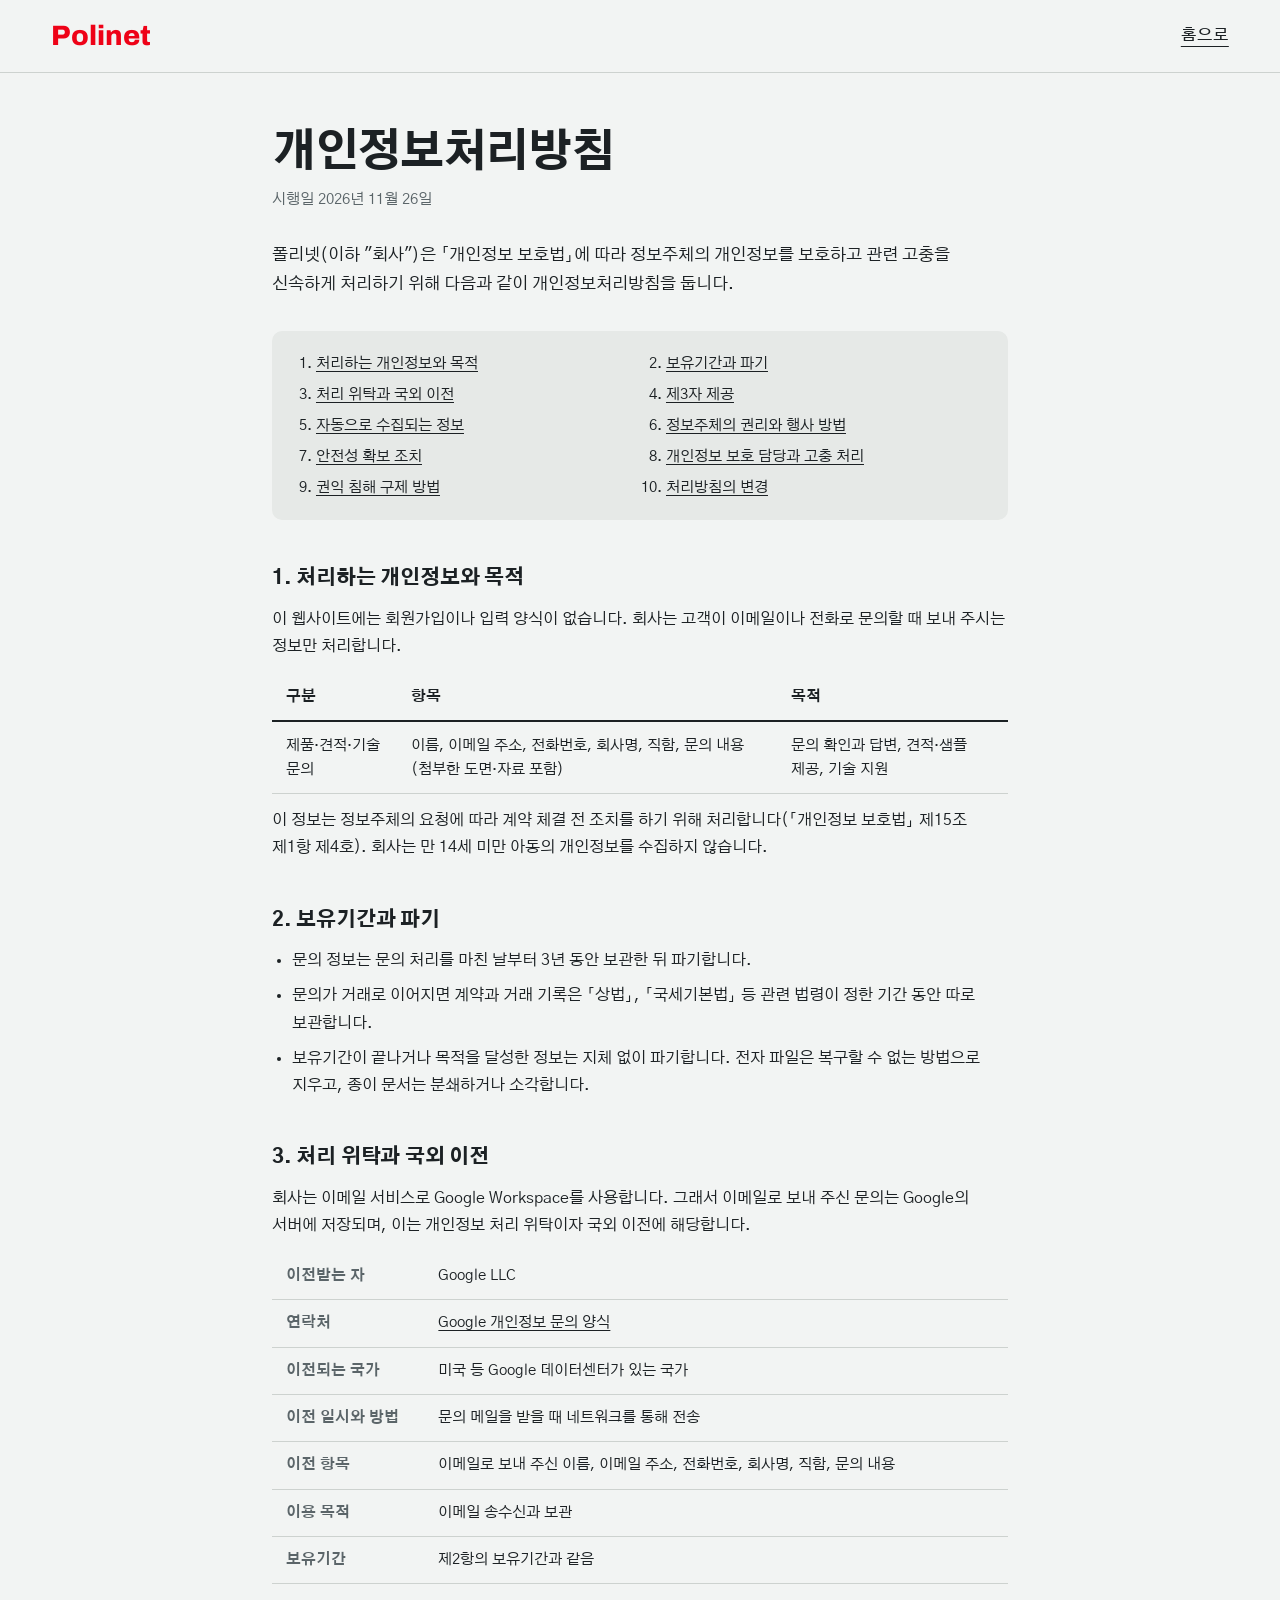
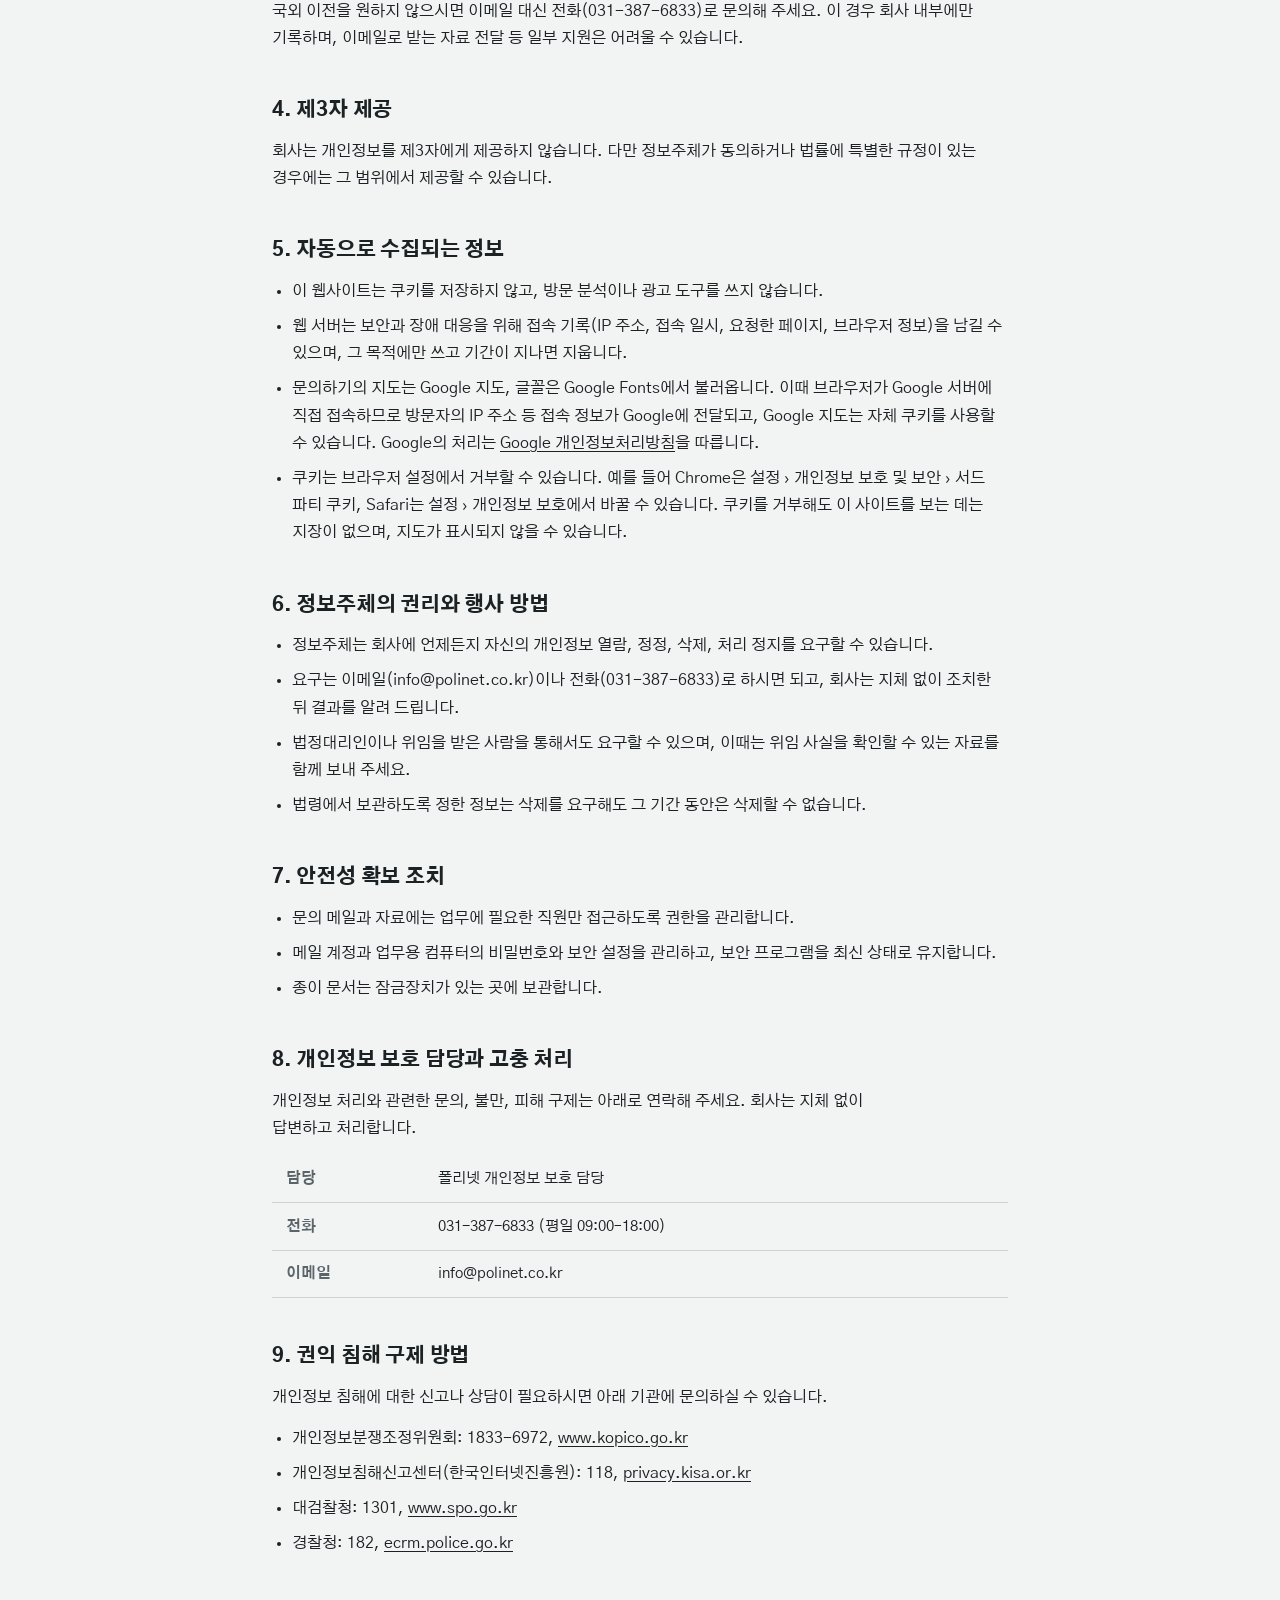
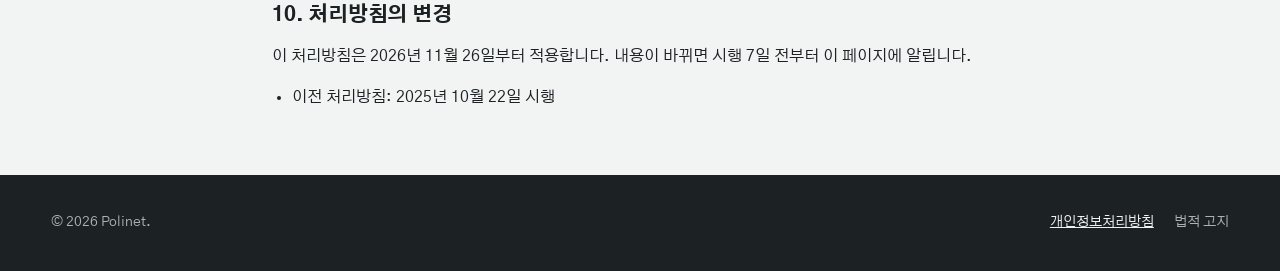
<file: site/privacy.html>
<!DOCTYPE html>
<html lang="ko">
<head>
    <meta charset="UTF-8">
    <meta name="viewport" content="width=device-width, initial-scale=1.0, viewport-fit=cover">
    <title>개인정보처리방침 - Polinet</title>
    <meta name="description" content="폴리넷이 문의 응대 과정에서 처리하는 개인정보의 항목, 목적, 보유기간, 위탁과 국외 이전, 정보주체의 권리를 안내합니다.">
    <link rel="canonical" href="https://www.polinet.co.kr/privacy.html">
    <meta name="theme-color" content="#F2F4F3">
    <link rel="icon" href="/favicon.ico?v=5" sizes="16x16 32x32 48x48">
    <link rel="icon" href="images/icon-192.png?v=5" type="image/png" sizes="192x192">
    <link rel="apple-touch-icon" href="images/apple-touch-icon.png?v=5">
    <link rel="preconnect" href="https://fonts.googleapis.com">
    <link rel="preconnect" href="https://fonts.gstatic.com" crossorigin>
    <link href="https://fonts.googleapis.com/css2?family=Archivo:wdth,wght@100..125,500..800&family=Gothic+A1:wght@400;500;700;800&display=swap" rel="stylesheet">
    <link rel="stylesheet" href="styles.css?v=20261126b">
</head>
<body class="legal-page">
<header class="legal-head">
    <div class="wrap">
        <a href="/" class="logo" translate="no" aria-label="Polinet 홈으로"><span class="logo-word" aria-hidden="true">Polinet</span></a>
        <a href="/" class="legal-home">홈으로</a>
    </div>
</header>

<main class="legal wrap">
    <h1>개인정보처리방침</h1>
    <p class="legal-date">시행일 2026년 11월 26일</p>

    <p class="legal-lead">폴리넷(이하 "회사")은 「개인정보 보호법」에 따라 정보주체의 개인정보를 보호하고 관련 고충을 신속하게 처리하기 위해 다음과 같이 개인정보처리방침을 둡니다.</p>

    <nav class="legal-toc" aria-label="목차">
        <ol>
            <li><a href="#p1">처리하는 개인정보와 목적</a></li>
            <li><a href="#p2">보유기간과 파기</a></li>
            <li><a href="#p3">처리 위탁과 국외 이전</a></li>
            <li><a href="#p4">제3자 제공</a></li>
            <li><a href="#p5">자동으로 수집되는 정보</a></li>
            <li><a href="#p6">정보주체의 권리와 행사 방법</a></li>
            <li><a href="#p7">안전성 확보 조치</a></li>
            <li><a href="#p8">개인정보 보호 담당과 고충 처리</a></li>
            <li><a href="#p9">권익 침해 구제 방법</a></li>
            <li><a href="#p10">처리방침의 변경</a></li>
        </ol>
    </nav>

    <section id="p1">
        <h2>1. 처리하는 개인정보와 목적</h2>
        <p>이 웹사이트에는 회원가입이나 입력 양식이 없습니다. 회사는 고객이 이메일이나 전화로 문의할 때 보내 주시는 정보만 처리합니다.</p>
        <div class="legal-table" role="region" aria-label="처리 항목과 목적" tabindex="0">
            <table>
                <thead><tr><th scope="col">구분</th><th scope="col">항목</th><th scope="col">목적</th></tr></thead>
                <tbody>
                    <tr><td>제품·견적·기술 문의</td><td>이름, 이메일 주소, 전화번호, 회사명, 직함, 문의 내용(첨부한 도면·자료 포함)</td><td>문의 확인과 답변, 견적·샘플 제공, 기술 지원</td></tr>
                </tbody>
            </table>
        </div>
        <p>이 정보는 정보주체의 요청에 따라 계약 체결 전 조치를 하기 위해 처리합니다(「개인정보 보호법」 제15조 제1항 제4호). 회사는 만 14세 미만 아동의 개인정보를 수집하지 않습니다.</p>
    </section>

    <section id="p2">
        <h2>2. 보유기간과 파기</h2>
        <ul>
            <li>문의 정보는 문의 처리를 마친 날부터 3년 동안 보관한 뒤 파기합니다.</li>
            <li>문의가 거래로 이어지면 계약과 거래 기록은 「상법」, 「국세기본법」 등 관련 법령이 정한 기간 동안 따로 보관합니다.</li>
            <li>보유기간이 끝나거나 목적을 달성한 정보는 지체 없이 파기합니다. 전자 파일은 복구할 수 없는 방법으로 지우고, 종이 문서는 분쇄하거나 소각합니다.</li>
        </ul>
    </section>

    <section id="p3">
        <h2>3. 처리 위탁과 국외 이전</h2>
        <p>회사는 이메일 서비스로 Google Workspace를 사용합니다. 그래서 이메일로 보내 주신 문의는 Google의 서버에 저장되며, 이는 개인정보 처리 위탁이자 국외 이전에 해당합니다.</p>
        <div class="legal-table" role="region" aria-label="위탁과 국외 이전" tabindex="0">
            <table>
                <tbody>
                    <tr><th scope="row">이전받는 자</th><td>Google LLC</td></tr>
                    <tr><th scope="row">연락처</th><td><a href="https://support.google.com/policies/contact/general_privacy_form" target="_blank" rel="noopener noreferrer">Google 개인정보 문의 양식<span class="sr-only">(새 탭에서 열림)</span></a></td></tr>
                    <tr><th scope="row">이전되는 국가</th><td>미국 등 Google 데이터센터가 있는 국가</td></tr>
                    <tr><th scope="row">이전 일시와 방법</th><td>문의 메일을 받을 때 네트워크를 통해 전송</td></tr>
                    <tr><th scope="row">이전 항목</th><td>이메일로 보내 주신 이름, 이메일 주소, 전화번호, 회사명, 직함, 문의 내용</td></tr>
                    <tr><th scope="row">이용 목적</th><td>이메일 송수신과 보관</td></tr>
                    <tr><th scope="row">보유기간</th><td>제2항의 보유기간과 같음</td></tr>
                </tbody>
            </table>
        </div>
        <p>국외 이전을 원하지 않으시면 이메일 대신 전화(031-387-6833)로 문의해 주세요. 이 경우 회사 내부에만 기록하며, 이메일로 받는 자료 전달 등 일부 지원은 어려울 수 있습니다.</p>
    </section>

    <section id="p4">
        <h2>4. 제3자 제공</h2>
        <p>회사는 개인정보를 제3자에게 제공하지 않습니다. 다만 정보주체가 동의하거나 법률에 특별한 규정이 있는 경우에는 그 범위에서 제공할 수 있습니다.</p>
    </section>

    <section id="p5">
        <h2>5. 자동으로 수집되는 정보</h2>
        <ul>
            <li>이 웹사이트는 쿠키를 저장하지 않고, 방문 분석이나 광고 도구를 쓰지 않습니다.</li>
            <li>웹 서버는 보안과 장애 대응을 위해 접속 기록(IP 주소, 접속 일시, 요청한 페이지, 브라우저 정보)을 남길 수 있으며, 그 목적에만 쓰고 기간이 지나면 지웁니다.</li>
            <li>문의하기의 지도는 Google 지도, 글꼴은 Google Fonts에서 불러옵니다. 이때 브라우저가 Google 서버에 직접 접속하므로 방문자의 IP 주소 등 접속 정보가 Google에 전달되고, Google 지도는 자체 쿠키를 사용할 수 있습니다. Google의 처리는 <a href="https://policies.google.com/privacy?hl=ko" target="_blank" rel="noopener noreferrer">Google 개인정보처리방침<span class="sr-only">(새 탭에서 열림)</span></a>을 따릅니다.</li>
            <li>쿠키는 브라우저 설정에서 거부할 수 있습니다. 예를 들어 Chrome은 설정 › 개인정보 보호 및 보안 › 서드 파티 쿠키, Safari는 설정 › 개인정보 보호에서 바꿀 수 있습니다. 쿠키를 거부해도 이 사이트를 보는 데는 지장이 없으며, 지도가 표시되지 않을 수 있습니다.</li>
        </ul>
    </section>

    <section id="p6">
        <h2>6. 정보주체의 권리와 행사 방법</h2>
        <ul>
            <li>정보주체는 회사에 언제든지 자신의 개인정보 열람, 정정, 삭제, 처리 정지를 요구할 수 있습니다.</li>
            <li>요구는 이메일(info@polinet.co.kr)이나 전화(031-387-6833)로 하시면 되고, 회사는 지체 없이 조치한 뒤 결과를 알려 드립니다.</li>
            <li>법정대리인이나 위임을 받은 사람을 통해서도 요구할 수 있으며, 이때는 위임 사실을 확인할 수 있는 자료를 함께 보내 주세요.</li>
            <li>법령에서 보관하도록 정한 정보는 삭제를 요구해도 그 기간 동안은 삭제할 수 없습니다.</li>
        </ul>
    </section>

    <section id="p7">
        <h2>7. 안전성 확보 조치</h2>
        <ul>
            <li>문의 메일과 자료에는 업무에 필요한 직원만 접근하도록 권한을 관리합니다.</li>
            <li>메일 계정과 업무용 컴퓨터의 비밀번호와 보안 설정을 관리하고, 보안 프로그램을 최신 상태로 유지합니다.</li>
            <li>종이 문서는 잠금장치가 있는 곳에 보관합니다.</li>
        </ul>
    </section>

    <section id="p8">
        <h2>8. 개인정보 보호 담당과 고충 처리</h2>
        <p>개인정보 처리와 관련한 문의, 불만, 피해 구제는 아래로 연락해 주세요. 회사는 지체 없이 답변하고 처리합니다.</p>
        <div class="legal-table" role="region" aria-label="개인정보 보호 담당" tabindex="0">
            <table>
                <tbody>
                    <tr><th scope="row">담당</th><td>폴리넷 개인정보 보호 담당</td></tr>
                    <tr><th scope="row">전화</th><td>031-387-6833 (평일 09:00–18:00)</td></tr>
                    <tr><th scope="row">이메일</th><td>info@polinet.co.kr</td></tr>
                </tbody>
            </table>
        </div>
    </section>

    <section id="p9">
        <h2>9. 권익 침해 구제 방법</h2>
        <p>개인정보 침해에 대한 신고나 상담이 필요하시면 아래 기관에 문의하실 수 있습니다.</p>
        <ul>
            <li>개인정보분쟁조정위원회: 1833-6972, <a href="https://www.kopico.go.kr" target="_blank" rel="noopener noreferrer">www.kopico.go.kr<span class="sr-only">(새 탭에서 열림)</span></a></li>
            <li>개인정보침해신고센터(한국인터넷진흥원): 118, <a href="https://privacy.kisa.or.kr" target="_blank" rel="noopener noreferrer">privacy.kisa.or.kr<span class="sr-only">(새 탭에서 열림)</span></a></li>
            <li>대검찰청: 1301, <a href="https://www.spo.go.kr" target="_blank" rel="noopener noreferrer">www.spo.go.kr<span class="sr-only">(새 탭에서 열림)</span></a></li>
            <li>경찰청: 182, <a href="https://ecrm.police.go.kr" target="_blank" rel="noopener noreferrer">ecrm.police.go.kr<span class="sr-only">(새 탭에서 열림)</span></a></li>
        </ul>
    </section>

    <section id="p10">
        <h2>10. 처리방침의 변경</h2>
        <p>이 처리방침은 2026년 11월 26일부터 적용합니다. 내용이 바뀌면 시행 7일 전부터 이 페이지에 알립니다.</p>
        <ul>
            <li>이전 처리방침: 2025년 10월 22일 시행</li>
        </ul>
    </section>
</main>

<footer class="legal-foot">
    <div class="wrap">
        <span>&copy; 2026 Polinet.</span>
        <ul>
            <li><a href="/privacy.html" aria-current="page">개인정보처리방침</a></li>
            <li><a href="/terms.html">법적 고지</a></li>
        </ul>
    </div>
</footer>
</body>
</html>
</file>
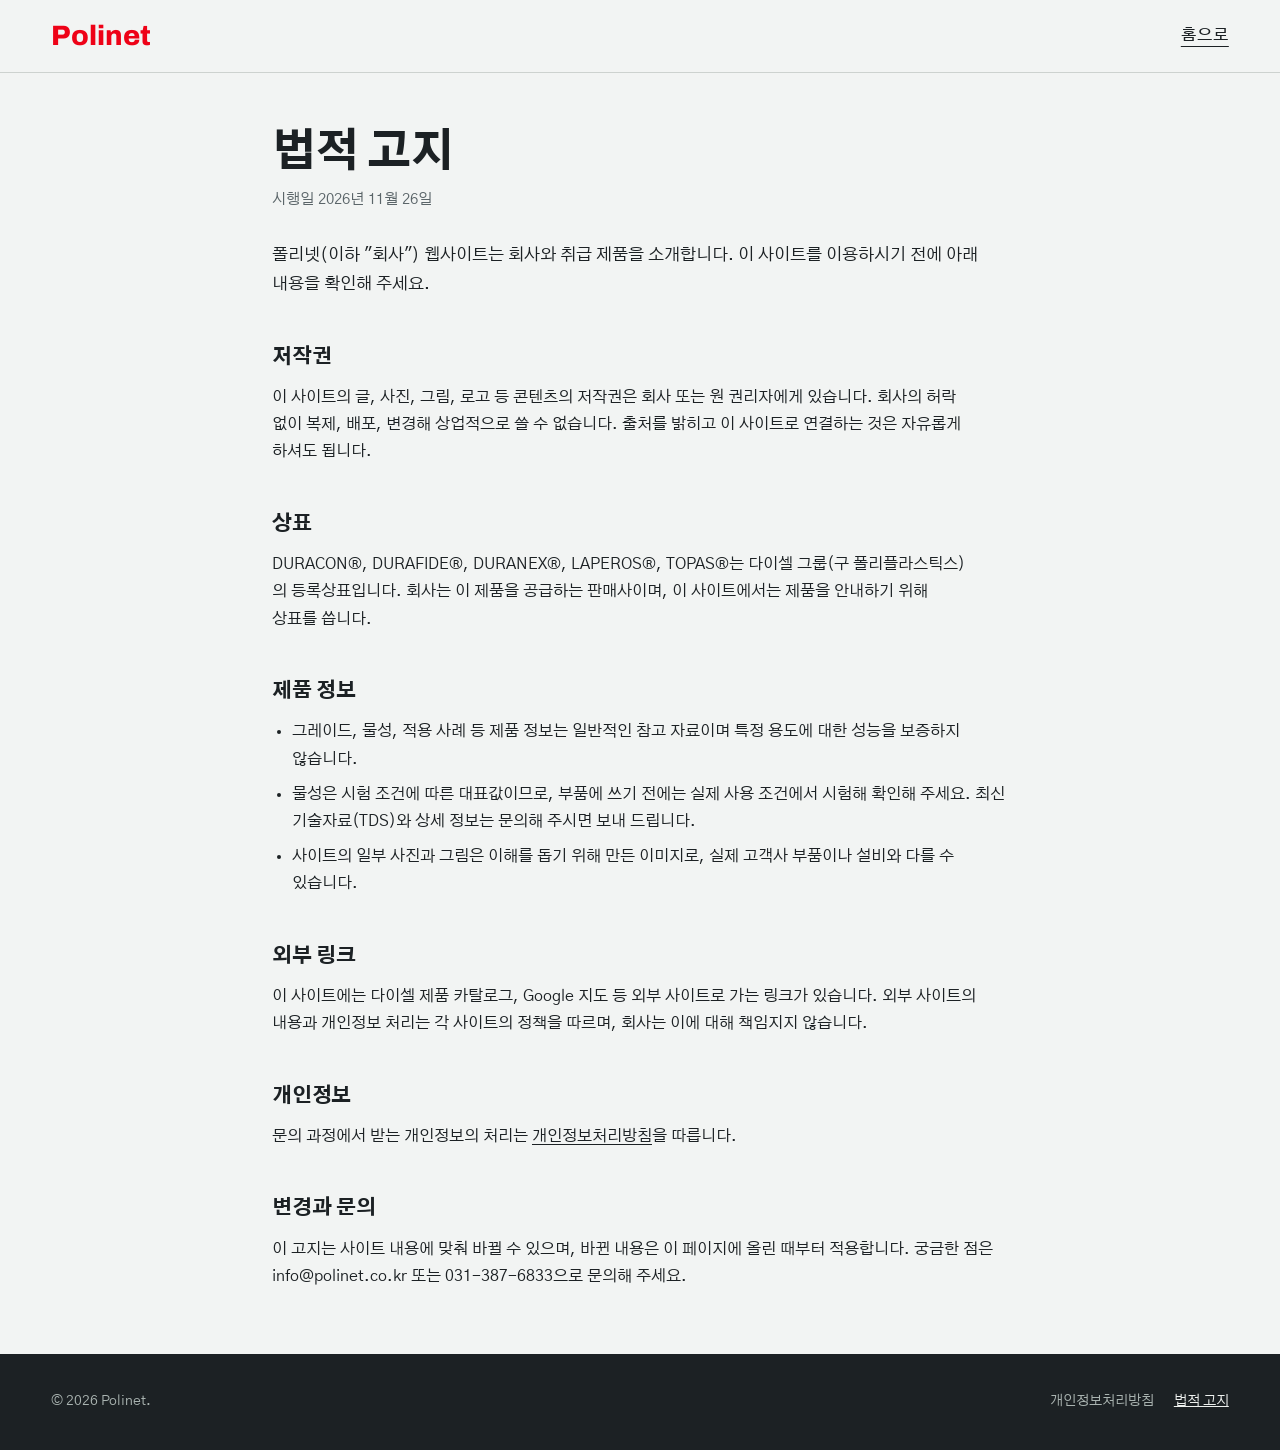
<file: site/terms.html>
<!DOCTYPE html>
<html lang="ko">
<head>
    <meta charset="UTF-8">
    <meta name="viewport" content="width=device-width, initial-scale=1.0, viewport-fit=cover">
    <title>법적 고지 - Polinet</title>
    <meta name="description" content="폴리넷 웹사이트의 저작권, 상표, 제품 정보, 외부 링크에 관한 안내입니다.">
    <meta name="robots" content="noindex">
    <link rel="canonical" href="https://www.polinet.co.kr/terms.html">
    <meta name="theme-color" content="#F2F4F3">
    <link rel="icon" href="/favicon.ico?v=5" sizes="16x16 32x32 48x48">
    <link rel="icon" href="images/icon-192.png?v=5" type="image/png" sizes="192x192">
    <link rel="apple-touch-icon" href="images/apple-touch-icon.png?v=5">
    <link rel="preconnect" href="https://fonts.googleapis.com">
    <link rel="preconnect" href="https://fonts.gstatic.com" crossorigin>
    <link href="https://fonts.googleapis.com/css2?family=Archivo:wdth,wght@100..125,500..800&family=Gothic+A1:wght@400;500;700;800&display=swap" rel="stylesheet">
    <link rel="stylesheet" href="styles.css?v=20261126b">
</head>
<body class="legal-page">
<header class="legal-head">
    <div class="wrap">
        <a href="/" class="logo" translate="no" aria-label="Polinet 홈으로"><span class="logo-word" aria-hidden="true">Polinet</span></a>
        <a href="/" class="legal-home">홈으로</a>
    </div>
</header>

<main class="legal wrap">
    <h1>법적 고지</h1>
    <p class="legal-date">시행일 2026년 11월 26일</p>

    <p class="legal-lead">폴리넷(이하 "회사") 웹사이트는 회사와 취급 제품을 소개합니다. 이 사이트를 이용하시기 전에 아래 내용을 확인해 주세요.</p>

    <section>
        <h2>저작권</h2>
        <p>이 사이트의 글, 사진, 그림, 로고 등 콘텐츠의 저작권은 회사 또는 원 권리자에게 있습니다. 회사의 허락 없이 복제, 배포, 변경해 상업적으로 쓸 수 없습니다. 출처를 밝히고 이 사이트로 연결하는 것은 자유롭게 하셔도 됩니다.</p>
    </section>

    <section>
        <h2>상표</h2>
        <p><span translate="no">DURACON®, DURAFIDE®, DURANEX®, LAPEROS®, TOPAS®</span>는 다이셀 그룹(구 폴리플라스틱스)의 등록상표입니다. 회사는 이 제품을 공급하는 판매사이며, 이 사이트에서는 제품을 안내하기 위해 상표를 씁니다.</p>
    </section>

    <section>
        <h2>제품 정보</h2>
        <ul>
            <li>그레이드, 물성, 적용 사례 등 제품 정보는 일반적인 참고 자료이며 특정 용도에 대한 성능을 보증하지 않습니다.</li>
            <li>물성은 시험 조건에 따른 대표값이므로, 부품에 쓰기 전에는 실제 사용 조건에서 시험해 확인해 주세요. 최신 기술자료(TDS)와 상세 정보는 문의해 주시면 보내 드립니다.</li>
            <li>사이트의 일부 사진과 그림은 이해를 돕기 위해 만든 이미지로, 실제 고객사 부품이나 설비와 다를 수 있습니다.</li>
        </ul>
    </section>

    <section>
        <h2>외부 링크</h2>
        <p>이 사이트에는 다이셀 제품 카탈로그, Google 지도 등 외부 사이트로 가는 링크가 있습니다. 외부 사이트의 내용과 개인정보 처리는 각 사이트의 정책을 따르며, 회사는 이에 대해 책임지지 않습니다.</p>
    </section>

    <section>
        <h2>개인정보</h2>
        <p>문의 과정에서 받는 개인정보의 처리는 <a href="/privacy.html">개인정보처리방침</a>을 따릅니다.</p>
    </section>

    <section>
        <h2>변경과 문의</h2>
        <p>이 고지는 사이트 내용에 맞춰 바뀔 수 있으며, 바뀐 내용은 이 페이지에 올린 때부터 적용합니다. 궁금한 점은 info@polinet.co.kr 또는 031-387-6833으로 문의해 주세요.</p>
    </section>
</main>

<footer class="legal-foot">
    <div class="wrap">
        <span>&copy; 2026 Polinet.</span>
        <ul>
            <li><a href="/privacy.html">개인정보처리방침</a></li>
            <li><a href="/terms.html" aria-current="page">법적 고지</a></li>
        </ul>
    </div>
</footer>
</body>
</html>
</file>
<file: site/styles.css>
:root {
  --resin: #F2F4F3;
  --mist: #E9EDEC;
  --panel: #E6E9E7;
  --graphite: #1C2124;
  --graphite-2: #2A3135;
  --slate: #5B6569;
  --line: #CDD2CF;
  --red: #EE0217;        /* Polyplastics red */
  --red-deep: #C8141B;
  --on-dark: #EEF1EF;
  --on-dark-2: #A9B3B0;

  --f-kr: "Gothic A1", system-ui, sans-serif;
  --f-x: "Archivo", "Gothic A1", system-ui, sans-serif;

  --header: 72px;
  --gutter: clamp(1rem, 4vw, 4rem);
  --max: 1280px;
  --r-control: 10px;

}

/* ---------- base ---------- */
*, *::before, *::after { box-sizing: border-box; }
html, body { overflow-x: clip; }
html { -webkit-tap-highlight-color: transparent; }
/* each screen already keeps the header's height clear at its top, so the page stops with a screen's top at the window's top;
   only phones, where screens drop that space, need the page itself to stop short of the header (see the phone block) */
/* wide screens stop on each screen. Script adds .snap while every screen fits the window; if one is taller,
   the page only settles on a screen when it comes to rest near one, so nothing in a tall screen is skipped */
@media (min-width: 64rem) {
  html { scroll-snap-type: y proximity; }
  html.snap { scroll-snap-type: y mandatory; }
}
body { margin: 0; background: var(--resin); color: var(--graphite); font: 400 1rem/1.7 var(--f-kr); word-break: keep-all; -webkit-font-smoothing: antialiased; }
h1, h2, h3, p, dl, dd, ul, figure { margin: 0; }
h1, h2, h3 { text-wrap: balance; }
p { text-wrap: pretty; }
ul { padding: 0; list-style: none; }
a { color: inherit; }
a, button { touch-action: manipulation; }
:focus-visible { outline: 3px solid var(--graphite); outline-offset: 3px; }
[tabindex="-1"]:focus:not(:focus-visible) { outline: none; }
.wrap { width: 100%; max-width: calc(var(--max) + 2 * var(--gutter)); margin-inline: auto; padding-inline: max(var(--gutter), env(safe-area-inset-left)) max(var(--gutter), env(safe-area-inset-right)); }
.skip { position: absolute; left: 1rem; top: -4rem; z-index: 50; padding: 0.5rem 1rem; background: var(--graphite); color: var(--on-dark); border-radius: var(--r-control); }
.skip:focus-visible { top: calc(1rem + env(safe-area-inset-top)); }
.sr-only { position: absolute; width: 1px; height: 1px; margin: -1px; padding: 0; overflow: hidden; clip-path: inset(50%); white-space: nowrap; border: 0; }
/* a mouse or trackpad never bounces the page at its ends; touch keeps pull-to-refresh, sideways keeps swipe-back */
@media (pointer: fine) { html { overscroll-behavior-y: none; } }

/* ---------- header ---------- */
#header { position: fixed; inset: 0 0 auto; z-index: 20; padding-top: env(safe-area-inset-top); background: var(--resin); border-bottom: 1px solid var(--line); }
.nav-wrapper { display: flex; align-items: center; justify-content: space-between; gap: 2rem; height: var(--header); }
.logo { display: inline-flex; align-items: center; min-height: 44px; text-decoration: none; }
.logo svg { display: block; }
/* wordmark: the name from the emblem, in Polyplastics red */
.logo-word { font: 800 1.75rem/1 var(--f-x); color: var(--red); }
.nav-menu { display: flex; align-items: center; gap: 2rem; }
.nav-link { font-weight: 500; text-decoration: none; }
.nav-link:hover, .nav-link.active { text-decoration: underline; text-underline-offset: 6px; text-decoration-thickness: 2px; }
.nav-menu .nav-cta { display: inline-flex; align-items: center; min-height: 44px; padding: 0 1.1rem; border-radius: var(--r-control); background: var(--red-deep); color: #fff; text-decoration: none; }
.nav-menu .nav-cta:hover { background: var(--graphite); text-decoration: none; }
.mobile-menu-btn { display: none; }

/* ---------- screens ---------- */
.screen { min-height: 100svh; padding-top: var(--header); display: grid; align-content: center; scroll-snap-align: start; }
.screen:focus { outline: none; }
.screen > .wrap { padding-block: clamp(2.5rem, 5vh, 4rem); }
.screen-head { display: grid; grid-template-columns: minmax(0, 5fr) minmax(0, 7fr); gap: clamp(1.5rem, 4vw, 4rem); align-items: end; margin-bottom: clamp(2rem, 5vh, 3.5rem); }
.screen-head h2 { font: 800 clamp(2rem, 3.4vw, 3rem)/1.2 var(--f-kr); letter-spacing: -0.03em; }

/* ---------- buttons ---------- */
.btn { display: inline-flex; align-items: center; justify-content: center; min-height: 52px; padding: 0 1.5rem; border: 1.5px solid var(--graphite); border-radius: var(--r-control); background: transparent; color: var(--graphite); font: 700 1rem/1 var(--f-kr); text-decoration: none; white-space: nowrap; cursor: pointer; transition: background-color 160ms ease-out, color 160ms ease-out, border-color 160ms ease-out; }
.btn:hover { background: #E3E6E4; }
.btn:active { transform: translateY(1px); }
.btn--solid { background: var(--red-deep); border-color: var(--red-deep); color: #fff; }
.btn--solid:hover { background: var(--graphite); border-color: var(--graphite); }
.actions { display: flex; flex-wrap: wrap; gap: 0.75rem; }
.btn .ext { flex: none; margin-left: 0.5rem; }

/* ---------- hero ---------- */
.hero .wrap { display: grid; grid-template-columns: minmax(0, 5fr) minmax(0, 7fr); align-items: center; gap: clamp(2rem, 4vw, 4rem); }
.hero h1 { font: 800 clamp(2.5rem, 4.4vw, 4.25rem)/1.18 var(--f-kr); letter-spacing: -0.035em; }
.hero-lead { margin-top: 1.5rem; max-width: 30em; font-size: 1.125rem; color: var(--slate); }
.hero .actions { margin-top: 2.25rem; }
.hero .wrap > div:first-child { position: relative; z-index: 1; }
.pallet-photo { pointer-events: none; }
.pallet-photo { justify-self: end; width: 132%; max-width: 980px; margin-left: -32%; }
/* stacked layouts: the pallet itself sits in the middle (it fills 43.6%–97.8% of the photo, its shadow runs off to the left) */
@media (max-width: 64rem) { .pallet-photo { justify-self: start; width: 100%; margin-left: -20.7%; } }
.pallet-photo img { display: block; width: 100%; height: auto; }
@media (prefers-reduced-motion: no-preference) {
  .pallet-photo img { animation: settle 700ms cubic-bezier(.3,.8,.3,1) both 120ms; }
  @keyframes settle { from { opacity: 0; transform: translateY(18px); } to { opacity: 1; transform: none; } }
}

/* ---------- about ---------- */
/* sections alternate between the page colour and a darker tint, so each one reads as its own screen */
#about { background: var(--panel); }
.about-grid { display: grid; grid-template-columns: minmax(0, 5fr) minmax(0, 7fr); gap: clamp(2rem, 4vw, 4rem); }
.about-grid h2 { font: 800 clamp(2rem, 3.4vw, 3rem)/1.2 var(--f-kr); letter-spacing: -0.03em; }
.about-text { font-size: 1.3125rem; line-height: 1.75; max-width: 32em; }
.about-text + .about-text { margin-top: 1rem; font-size: 1.125rem; color: var(--slate); }
.facts { display: grid; grid-template-columns: repeat(4, minmax(0, 1fr)); gap: 1.5rem; margin-top: 2.5rem; padding-top: 1.5rem; border-top: 1px solid var(--line); }
.facts div { display: flex; flex-direction: column-reverse; gap: 0.25rem; }
.facts dt { font-size: 0.875rem; color: var(--slate); }
.facts dd { font: 700 1.75rem/1.1 var(--f-x); font-stretch: 118%; font-variant-numeric: tabular-nums; }
.support { margin-top: clamp(2.5rem, 6vh, 4rem); display: grid; grid-template-columns: minmax(0, 5fr) minmax(0, 7fr); gap: clamp(2rem, 4vw, 4rem); }
.support h3 { font: 700 1.3125rem/1.4 var(--f-kr); }
.support ul { display: grid; grid-template-columns: repeat(2, minmax(0, 1fr)); gap: 0.75rem 1.5rem; }
.support li { padding: 1rem 1.25rem; background: var(--resin); border-radius: var(--r-control); font-weight: 500; }

/* ---------- business ---------- */
.areas { display: grid; grid-template-columns: repeat(3, minmax(0, 1fr)); gap: clamp(1.5rem, 3vw, 3rem); }
.area { padding-top: 2rem; border-top: 3px solid var(--graphite); }
.area h3 { font: 800 clamp(1.6rem, 2.6vw, 2.4rem)/1.25 var(--f-kr); letter-spacing: -0.03em; }
.area p { margin-top: 1.1rem; font-size: 1.125rem; color: var(--slate); max-width: 22em; }
.area .tags { display: grid; gap: 0.6rem; margin-top: 2rem; padding-top: 1.25rem; border-top: 1px solid var(--line); font-size: 1.125rem; font-weight: 700; color: var(--graphite); }
/* the work in order, from development to supply: one picture for each step */
.flow { display: grid; grid-template-columns: repeat(4, minmax(0, 1fr)); gap: 1rem; padding: 0; list-style: none; margin-top: clamp(2rem, 5vh, 3rem); counter-reset: step; }
.flow li { display: grid; align-content: start; gap: 0.6rem; counter-increment: step; }
.flow img { display: block; width: 100%; height: auto; aspect-ratio: 16 / 10; object-fit: cover; border-radius: 14px; background: var(--graphite); }
.flow strong { display: flex; align-items: baseline; gap: 0.55rem; font: 800 1.0625rem/1.3 var(--f-kr); letter-spacing: -0.01em; }
.flow strong::before { content: counter(step); font: 700 0.875rem/1 var(--f-x); font-stretch: 112%; color: var(--slate); font-variant-numeric: tabular-nums; }

/* ---------- applications ---------- */
.apps { background: var(--resin); }
.seg { display: inline-flex; flex-wrap: wrap; gap: 4px; padding: 4px; margin-bottom: 1.75rem; border-radius: 12px; background: rgba(28,33,36,.07); }
.seg-tab { display: inline-flex; align-items: baseline; gap: 0.5rem; min-height: 44px; padding: 0 1.1rem; border: 0; border-radius: 9px; background: transparent; color: var(--graphite); font: 800 1rem/44px var(--f-x); font-stretch: 112%; cursor: pointer; transition: background-color 140ms ease-out; }
.seg-tab span { font: 600 0.8125rem/1 var(--f-x); opacity: 0.65; }
.seg-tab:hover { background: rgba(28,33,36,.06); }
.seg-tab:active { background: rgba(28,33,36,.1); }
.seg-tab[aria-selected="true"] { background: var(--resin); box-shadow: 0 1px 2px rgba(28,33,36,.12); }
.case-panels { display: grid; }
.case-panel { display: grid; grid-template-columns: repeat(var(--n), minmax(0, 1fr)); gap: 1.25rem; }
.case-panel[hidden] { display: none; }
.case-panel + .case-panel { margin-top: 2rem; }
/* with script, every panel takes the same space, so switching never moves the heading */
.js .case-panels > .case-panel { grid-area: 1 / 1; margin-top: 0; }
.js .case-panels > .case-panel[hidden] { display: grid; visibility: hidden; }
.case img { display: block; width: 100%; height: auto; aspect-ratio: 4 / 3; object-fit: cover; background: var(--mist);
  -webkit-mask-image: radial-gradient(closest-side, #000 78%, transparent 100%); mask-image: radial-gradient(closest-side, #000 78%, transparent 100%); }
.case figcaption { display: grid; gap: 0.2rem; margin-top: 0.9rem; }
.case strong { font-size: 1.125rem; font-weight: 800; letter-spacing: -0.01em; }
.case figcaption > span { min-height: 3.1em; color: var(--slate); font-size: 0.9375rem; line-height: 1.55; }
/* previous / next for the phone layout, where the cases sit in a sideways row */
.case-nav { display: none; }

/* ---------- products ---------- */
.products { background: var(--panel); }
.lineup { display: grid; grid-template-columns: minmax(0, 3fr) minmax(0, 5fr) minmax(0, 4fr); gap: clamp(1.5rem, 3vw, 3rem); align-items: start; }
.tabs-col { display: grid; gap: 1.5rem; align-content: start; }
.tabs { display: grid; gap: 2px; }
.tab { display: flex; align-items: baseline; justify-content: space-between; gap: 1rem; min-height: 44px; padding: 0 0.9rem; border: 0; border-radius: 8px; background: transparent; color: var(--graphite); text-align: left; cursor: pointer; transition: background-color 140ms ease-out; }
.tab:hover, .tab.is-preview { background: rgba(28,33,36,.08); }
.tab:active { background: rgba(28,33,36,.12); }
.tab[aria-selected="true"] { background: var(--graphite); color: var(--on-dark); }
.tab-brand { font: 700 1rem/44px var(--f-x); font-stretch: 112%; }
.tab-type { font: 600 0.875rem/44px var(--f-x); font-stretch: 112%; opacity: 0.7; }
.tab:focus-visible { outline-offset: 2px; }
.others { padding-top: 1.25rem; border-top: 1px solid var(--line); font-size: 0.9375rem; line-height: 1.65; color: var(--slate); }
.others a { color: var(--graphite); font-weight: 700; text-underline-offset: 3px; }

.bag-stage { display: grid; justify-items: center; align-content: center; min-height: 100%; }
/* the bag stands on the page with a soft contact shadow */
.stage-fig { position: relative; isolation: isolate; width: min(100%, 300px); margin: 0; justify-self: center; }
.stage-fig::after { content: ""; position: absolute; z-index: -1; left: 16%; right: 16%; bottom: 0.4%; height: 3.2%; border-radius: 50%; filter: blur(3px); background: radial-gradient(closest-side, rgba(28,33,36,.42), rgba(28,33,36,.16) 60%, transparent); }
.stage-fig::before { content: ""; position: absolute; z-index: -1; left: 4%; right: 4%; bottom: -3%; height: 9%; border-radius: 50%; background: radial-gradient(closest-side, rgba(28,33,36,.10), transparent); }
.stage-photo { position: relative; display: block; width: 100%; height: auto; }
.bag-rail { display: none; }

.panel[hidden] { display: none; }
.panel + .panel { margin-top: 2rem; }
.js .panel + .panel { margin-top: 0; }
.panel h3 { font: 800 clamp(1.75rem, 2.5vw, 2.4rem)/1.1 var(--f-x); font-stretch: 112%; letter-spacing: -0.01em; }
.panel-name { margin-top: 0.35rem; font-weight: 700; color: var(--slate); }
.panel-desc { margin-top: 1.25rem; font-size: 1.0625rem; line-height: 1.75; }
.panel-specs { display: grid; margin-top: 1.5rem; border-top: 2px solid var(--graphite); }
.panel-specs > div { display: grid; grid-template-columns: 7.5rem minmax(0, 1fr); align-items: baseline; gap: 1rem; padding-block: 0.85rem; border-bottom: 1px solid var(--line); }
.panel-specs dt { font: 700 0.8125rem/1.4 var(--f-x); letter-spacing: 0.04em; color: var(--slate); }
.grades { display: flex; flex-wrap: wrap; gap: 0.25rem 1.25rem; }
.grades li { font: 800 1.375rem/1.3 var(--f-x); font-stretch: 108%; }
.uses { font-weight: 600; }
.products .actions { margin-top: 2rem; }

/* ---------- contact ---------- */
.contact { background: var(--graphite); color: var(--on-dark); }
.contact :focus-visible { outline-color: var(--on-dark); }
.contact-grid { display: grid; grid-template-columns: minmax(0, 6fr) minmax(0, 6fr); gap: clamp(2rem, 4vw, 4rem); align-items: stretch; }
.mail-big { display: inline-block; max-width: 100%; overflow-wrap: anywhere; font: 800 clamp(1.75rem, 3.4vw, 3rem)/1.1 var(--f-x); font-stretch: 108%; letter-spacing: -0.01em; text-decoration: none; }
.mail-big:hover { text-decoration: underline; text-decoration-thickness: 3px; text-underline-offset: 8px; }
.contact-list { display: grid; grid-template-columns: repeat(2, minmax(0, 1fr)); gap: 2rem; margin-top: 2.25rem; }
.contact-list .contact-wide { grid-column: 1 / -1; }
.contact-list dt { margin-bottom: 0.4rem; font-size: 0.875rem; color: var(--on-dark-2); }
.contact-list dd { font-size: 1.125rem; font-weight: 500; line-height: 1.6; }
.contact-list a { text-underline-offset: 4px; }
.contact-list a:hover { text-decoration-thickness: 2px; }
.contact-sub { display: block; font-size: 0.875rem; font-weight: 400; color: var(--on-dark-2); }
.map { overflow: hidden; min-height: 340px; border-radius: 20px; background: var(--graphite-2); }
.map iframe { display: block; width: 100%; height: 100%; min-height: 340px; border: 0; filter: grayscale(0.85) contrast(1.05); }
.footer { display: flex; flex-wrap: wrap; align-items: center; justify-content: space-between; gap: 1rem 2rem; margin-top: clamp(2.5rem, 6vh, 4rem); padding-top: 1.5rem; padding-bottom: env(safe-area-inset-bottom); border-top: 1px solid rgba(238,241,239,.14); font-size: 0.875rem; color: var(--on-dark-2); }
.footer-brand { display: flex; flex-wrap: wrap; align-items: center; gap: 0.5rem 1.25rem; }
.footer-emblem { display: block; flex: none; }
.footer-links { display: flex; flex-wrap: wrap; gap: 0.5rem 1.5rem; }
.footer-links a { text-decoration: none; }
.footer-links a:hover { color: var(--on-dark); text-decoration: underline; }

/* ---------- short desktop windows: tighter spacing, so each screen still fits the window and the page stops on it ---------- */
@media (min-width: 64rem) and (max-height: 820px) {
  .screen > .wrap { padding-block: 1.25rem; }
  .screen-head { margin-bottom: 1.25rem; }
  .screen-head h2, .about-grid h2 { font-size: clamp(1.75rem, 3vw, 2.5rem); }
  .facts { margin-top: 1.5rem; padding-top: 1rem; }
  .support { margin-top: 1.5rem; }
  .area { padding-top: 1.25rem; }
  .area h3 { font-size: clamp(1.4rem, 2.2vw, 2rem); }
  .area p { margin-top: 0.6rem; font-size: 1rem; }
  .area .tags { gap: 0.35rem; margin-top: 1rem; padding-top: 0.9rem; font-size: 1rem; }
  .flow { margin-top: 1.25rem; gap: 0.75rem; }
  .flow li { gap: 0.4rem; }
  .flow img { aspect-ratio: 16 / 9; }
  .flow strong { font-size: 1rem; }
  .seg { margin-bottom: 1rem; }
  .case img { aspect-ratio: 16 / 10; }
  .case figcaption { margin-top: 0.5rem; }
  .stage-fig { width: min(100%, 300px, 36vh); }
  .panel-desc { margin-top: 0.75rem; }
  .panel-specs { margin-top: 1rem; }
  .products .actions { margin-top: 1.25rem; }
  .contact-list { gap: 1.25rem; margin-top: 1.5rem; }
  .map, .map iframe { min-height: 220px; }
  .footer { margin-top: 1.25rem; padding-top: 1rem; }
  .footer-emblem { width: 66px; height: 58px; }
}
@media (min-width: 64rem) and (max-height: 680px) {
  /* very short windows: the process photos go flatter, the headline comes down a size */
  .flow img { aspect-ratio: 5 / 2; }
  .hero h1 { font-size: clamp(2.25rem, 3.8vw, 3.25rem); }
  .case img { aspect-ratio: 16 / 9; }
  .case figcaption > span { min-height: 0; }
  .stage-fig { width: min(100%, 300px, 32vh); }
  .map, .map iframe { min-height: 180px; }
}

/* ---------- legal pages (privacy.html, terms.html): one readable column under a plain header ---------- */
.legal-head { position: sticky; top: 0; z-index: 10; padding-top: env(safe-area-inset-top); background: var(--resin); border-bottom: 1px solid var(--line); }
.legal-head .wrap { display: flex; align-items: center; justify-content: space-between; height: var(--header); }
.legal-home { display: inline-flex; align-items: center; min-height: 44px; font-weight: 500; text-underline-offset: 6px; }
.legal { max-width: calc(46rem + 2 * var(--gutter)); padding-block: clamp(2.5rem, 6vh, 4rem) 4rem; }
.legal h1 { font: 800 clamp(2rem, 3.4vw, 2.75rem)/1.2 var(--f-kr); letter-spacing: -0.03em; }
.legal-date { margin-top: 0.5rem; color: var(--slate); font-size: 0.9375rem; }
.legal-lead { margin-top: 1.75rem; font-size: 1.0625rem; }
.legal-toc { margin-top: 2rem; padding: 1.25rem 1.5rem; border-radius: var(--r-control); background: var(--panel); }
.legal-toc ol { display: grid; grid-template-columns: repeat(2, minmax(0, 1fr)); gap: 0.35rem 2rem; margin: 0; padding-left: 1.25rem; font-size: 0.9375rem; }
.legal section { margin-top: 2.75rem; scroll-margin-top: calc(var(--header) + 1rem); }
.legal h2 { font: 800 1.25rem/1.4 var(--f-kr); letter-spacing: -0.01em; }
.legal section > p, .legal section > ul, .legal-table { margin-top: 0.85rem; }
.legal section > ul { display: grid; gap: 0.5rem; padding-left: 1.25rem; list-style: disc; }
.legal a { text-underline-offset: 3px; }
.legal-table { overflow-x: auto; }
.legal table { width: 100%; border-collapse: collapse; font-size: 0.9375rem; line-height: 1.6; }
.legal th, .legal td { padding: 0.7rem 0.9rem; border-bottom: 1px solid var(--line); text-align: left; vertical-align: top; }
.legal thead th { border-bottom: 2px solid var(--graphite); font-weight: 700; white-space: nowrap; }
.legal tbody th { width: 9.5rem; color: var(--slate); font-weight: 700; white-space: nowrap; }
.legal-foot { padding-block: 1.5rem calc(1.5rem + env(safe-area-inset-bottom)); background: var(--graphite); color: var(--on-dark-2); font-size: 0.875rem; }
.legal-foot .wrap { display: flex; flex-wrap: wrap; align-items: center; justify-content: space-between; gap: 0.5rem 1.5rem; }
.legal-foot ul { display: flex; flex-wrap: wrap; gap: 0 1.25rem; }
.legal-foot a { display: inline-block; padding-block: 0.75rem; text-decoration: none; }
.legal-foot a:hover, .legal-foot a[aria-current="page"] { color: var(--on-dark); text-decoration: underline; }
@media (max-width: 48rem) {
  .legal-toc ol { grid-template-columns: minmax(0, 1fr); }
  .legal tbody th { width: auto; white-space: normal; }
}

/* ---------- smaller screens ---------- */
@media (max-width: 64rem) {
  .screen { min-height: auto; }
  .hero { min-height: 100svh; }
  .hero .wrap, .screen-head, .about-grid, .support, .contact-grid { grid-template-columns: minmax(0, 1fr); }
  .lineup { grid-template-columns: minmax(0, 1fr) minmax(0, 1fr); }
  .tabs-col { grid-column: 1 / -1; }
  .tabs { grid-template-columns: repeat(auto-fill, minmax(10rem, 1fr)); }
  .case-panel { grid-template-columns: repeat(2, minmax(0, 1fr)); }
  .flow { grid-template-columns: repeat(2, minmax(0, 1fr)); row-gap: 1.25rem; }
}
/* ---------- phones ---------- */
@media (max-width: 48rem) {
  html { scroll-padding-top: var(--header); }
  /* sections: the fixed header only needs room above the first screen */
  .screen { padding-top: 0; grid-template-columns: minmax(0, 1fr); }
  .lineup > * { min-width: 0; }
  .hero { padding-top: var(--header); }
  .screen > .wrap { padding-block: 3rem; }
  .screen-head { margin-bottom: 1.75rem; }
  .screen-head h2, .about-grid h2 { font-size: 1.875rem; }

  /* menu: a sheet under the header, rows big enough to tap, the page dimmed behind */
  .logo { padding-block: 5px; }
  .mobile-menu-btn { display: inline-flex; flex-direction: column; justify-content: center; gap: 5px; width: 48px; height: 48px; padding: 13px 12px; border: 1.5px solid var(--graphite); border-radius: var(--r-control); background: transparent; cursor: pointer; }
  .mobile-menu-btn span { display: block; height: 2px; background: var(--graphite); border-radius: 2px; }
  .mobile-menu-btn:hover { background: #E3E6E4; }
  .js .nav-menu { display: none; position: absolute; z-index: 1; top: 100%; left: 0; right: 0; flex-direction: column; align-items: stretch; gap: 0; padding: 0.25rem var(--gutter) 1.25rem; background: var(--resin); border-bottom: 1px solid var(--line); box-shadow: 0 18px 30px -18px rgba(28,33,36,.45); }
  .js .nav-menu.active { display: flex; }
  .js .nav-menu .nav-link { display: flex; align-items: center; min-height: 52px; border-bottom: 1px solid var(--line); font-size: 1.0625rem; }
  .js .nav-menu .nav-link.active { text-decoration: none; }
  .js .nav-menu .nav-cta { display: flex; width: 100%; min-height: 52px; margin-top: 1rem; justify-content: center; border-bottom: 0; }
  #header:has(.nav-menu.active)::after { content: ""; position: fixed; inset: calc(var(--header) + env(safe-area-inset-top)) 0 0; background: rgba(28,33,36,.35); }
  /* the page under the open menu stays put */
  html:has(.nav-menu.active), html:has(.nav-menu.active) body { overflow: hidden; }
  html:not(.js) .mobile-menu-btn { display: none; }
  html:not(.js) .nav-menu { gap: 1rem; }

  /* hero: the pallet near full width and centred on the screen, part of the long shadow runs off the left edge */
  .hero { min-height: 100svh; }
  .hero .wrap { gap: 1.5rem; }
  .hero h1 { font-size: 2.375rem; }
  .hero-lead { font-size: 1rem; }
  .hero .actions .btn { flex: 1 1 0; padding-inline: 1rem; }
  .pallet-photo { justify-self: start; width: 155%; max-width: none; margin-left: -59.55%; }

  /* company: a plain list instead of grey boxes */
  .about-text { font-size: 1.125rem; }
  .facts { grid-template-columns: repeat(2, minmax(0, 1fr)); margin-top: 2rem; }
  .support { margin-top: 2.5rem; gap: 1rem; }
  .support ul { grid-template-columns: minmax(0, 1fr); gap: 0; border-top: 1px solid var(--line); }
  .support li { padding: 0.9rem 0; background: none; border-radius: 0; border-bottom: 1px solid var(--line); }

  /* business: tags as one wrapping row, the process photos two by two */
  .areas { grid-template-columns: minmax(0, 1fr); gap: 2.25rem; }
  .area { padding-top: 1.25rem; }
  .area h3 { font-size: 1.5rem; }
  .area p { margin-top: 0.6rem; font-size: 1rem; }
  .area .tags { display: flex; flex-wrap: wrap; gap: 0.5rem; margin-top: 1rem; padding-top: 0; border-top: 0; font-size: 0.9375rem; font-weight: 600; }
  .area .tags li { padding: 0.35rem 0.8rem; border: 1px solid var(--line); border-radius: 999px; background: var(--resin); }
  .flow { gap: 1rem 0.75rem; margin-top: 2.25rem; }
  .flow img { border-radius: 10px; }
  .flow strong { font-size: 0.9375rem; }

  /* applications: one row of resin tabs, cases swipe sideways with the next one peeking */
  .seg { display: flex; width: 100%; }
  .seg-tab { flex: 1 1 0; justify-content: center; padding: 0 0.5rem; }
  .seg-tab span { display: none; }
  .case-panels { margin-inline: calc(-1 * var(--gutter)); }
  .case-panel { display: grid; grid-template-columns: none; grid-auto-flow: column; grid-auto-columns: 78%; gap: 0.75rem; overflow-x: auto; overscroll-behavior-x: contain; scroll-snap-type: x mandatory; scroll-padding-inline: var(--gutter); padding-inline: var(--gutter); padding-bottom: 0.5rem; scrollbar-width: none; }
  .case-panel::-webkit-scrollbar { display: none; }
  .case-panel { position: relative; }
  .case { scroll-snap-align: start; }
  .case figcaption > span { min-height: 0; }
  .js .case-nav { display: flex; align-items: center; justify-content: center; gap: 1rem; margin-top: 1rem; }
  .case-step { display: inline-grid; place-items: center; width: 44px; height: 44px; padding: 0; border: 1.5px solid var(--graphite); border-radius: 50%; background: transparent; color: var(--graphite); cursor: pointer; }
  .case-step:hover { background: #E3E6E4; }
  .case-step:active { background: #D8DCDA; }
  .case-count { min-width: 3.5em; text-align: center; font: 700 0.9375rem/1 var(--f-x); font-variant-numeric: tabular-nums; }

  /* products: brand chips in one row, the sack right under them, the rest after the details */
  .lineup { display: flex; flex-direction: column; align-items: stretch; gap: 1.25rem; }
  .tabs-col { display: contents; }
  /* the block padding leaves room for the focus ring, which the scrolling row would otherwise clip */
  .tabs { position: relative; order: 1; display: flex; gap: 0.5rem; margin: -6px calc(-1 * var(--gutter)); padding: 6px 34vw; overflow-x: auto; overscroll-behavior-x: contain; scrollbar-width: none;
    -webkit-mask-image: linear-gradient(to right, transparent, #000 2.5rem, #000 calc(100% - 2.5rem), transparent); mask-image: linear-gradient(to right, transparent, #000 2.5rem, #000 calc(100% - 2.5rem), transparent); }
  .tabs::-webkit-scrollbar { display: none; }
  .tab { flex: none; flex-direction: row; align-items: baseline; gap: 0.4rem; min-height: 44px; padding: 0 1rem; border: 1px solid var(--line); border-radius: 999px; }
  .tab[aria-selected="true"] { border-color: var(--graphite); }
  .tab-brand, .tab-type { line-height: 44px; }
  .bag-stage { order: 2; min-height: 0; }
  .stage-fig { width: 132px; }
  /* swipe between sacks: the chosen one in the middle, its neighbours dimmed at the sides */
  .bag-stage.has-rail { display: block; justify-items: normal; }
  .bag-stage.has-rail .stage-fig { display: none; }
  .bag-rail { position: relative; display: grid; grid-auto-flow: column; grid-auto-columns: 42vw; justify-self: stretch; width: calc(100% + 2 * var(--gutter)); margin-inline: calc(-1 * var(--gutter)); padding: 0 29vw 1.25rem; overflow-x: auto; overscroll-behavior-x: contain; scroll-snap-type: x mandatory; scrollbar-width: none; touch-action: pan-x pan-y; }
  .bag-rail::-webkit-scrollbar { display: none; }
  .rail-bag { position: relative; isolation: isolate; margin: 0; padding: 0 9%; scroll-snap-align: center; opacity: 0.35; transform: scale(0.8); transition: opacity 220ms ease-out, transform 220ms ease-out; cursor: pointer; }
  .rail-bag.is-active { opacity: 1; transform: none; }
  .rail-bag img { position: relative; display: block; width: 100%; height: auto; }
  .rail-bag::after { content: ""; position: absolute; z-index: -1; left: 22%; right: 22%; bottom: 0.4%; height: 3.2%; border-radius: 50%; filter: blur(3px); background: radial-gradient(closest-side, rgba(28,33,36,.42), rgba(28,33,36,.16) 60%, transparent); }
  #productsGrid { order: 3; }
  .others { order: 4; }
  .panel h3 { font-size: 1.75rem; }
  .panel-desc { font-size: 1rem; }
  .panel-specs > div { grid-template-columns: minmax(0, 1fr); gap: 0.35rem; }
  .panel-specs dt { font-size: 0.875rem; }
  .grades { gap: 0.25rem 1rem; }
  .grades li { font-size: 1.1875rem; }
  .products .actions .btn { flex: 1 1 0; padding-inline: 1rem; }

  /* contact: mail and phone as full-width rows you can tap */
  .mail-big { display: inline-flex; align-items: center; min-height: 48px; font-size: 1.625rem; }
  .contact-list { grid-template-columns: minmax(0, 1fr); gap: 1.25rem; margin-top: 1.75rem; }
  .contact-list dd > a { display: flex; align-items: center; min-height: 52px; padding: 0 1rem; border: 1px solid rgba(238,241,239,.28); border-radius: var(--r-control); text-decoration: none; }
  .contact-list dd > a:active { background: var(--graphite-2); }
  .contact-sub { margin-top: 0.4rem; }
  .map, .map iframe { min-height: 240px; }

  /* footer: links tall enough to tap */
  .footer { gap: 0.5rem 1.5rem; }
  .footer-links { gap: 0 1.25rem; }
  .footer-links a { display: inline-block; padding-block: 0.75rem; }
}
@media (prefers-reduced-motion: reduce) {
  *, *::before, *::after { transition: none !important; animation: none !important; scroll-behavior: auto !important; }
}
</file>
<file: site/molding-lab/story-embed.css>
/* The scroll story as a section of the main page. Everything is scoped to .pstory so it cannot touch the page around it.
   The standalone test page (molding-lab/index.html) uses molding.css instead. */
.pstory {
  --s-ink: #14181A;
  --s-on: #EEF1EF;
  --s-on-2: #A9B3B0;
  --s-line: rgba(238, 241, 239, 0.16);
  --s-top: calc(var(--header) + env(safe-area-inset-top, 0px));   /* the fixed header's height */
  position: relative; height: 1350vh; height: 1350svh; padding-top: var(--s-top);
  background: var(--s-ink); color: var(--s-on); scroll-snap-align: start;
}
/* a wide page snaps screen by screen; while the story is in view it must scroll freely */
@media (min-width: 64rem) { html.in-story, html.snap.in-story { scroll-snap-type: y proximity; } }

.pstory ol { margin: 0; padding: 0; list-style: none; }
.pstory :focus-visible { outline-color: var(--s-on); }
.pstory .stage { position: sticky; top: var(--s-top); height: calc(100vh - var(--s-top)); height: calc(100svh - var(--s-top)); overflow: hidden; }
.pstory #cv { position: absolute; inset: 0; width: 100%; height: 100%; display: block; }
.pstory .scrim { position: absolute; inset: 0; pointer-events: none; background: linear-gradient(90deg, rgba(20, 24, 26, 0.9) 0%, rgba(20, 24, 26, 0.74) 24%, rgba(20, 24, 26, 0.3) 40%, rgba(20, 24, 26, 0) 54%); }

/* captions */
.pstory .caps { position: absolute; inset: 0; pointer-events: none; }
.pstory .cap { position: absolute; left: max(var(--gutter), env(safe-area-inset-left)); top: 50%; width: min(34rem, 40vw); opacity: 0; visibility: hidden; transform: translateY(calc(-50% + var(--dy, 0px))); will-change: opacity, transform; }
.pstory .cap.on { visibility: visible; }
.pstory .eyebrow { font: 700 0.8125rem/1 var(--f-x); letter-spacing: 0.14em; color: var(--s-on-2); margin-bottom: 1.1rem; display: flex; align-items: center; gap: 0.7rem; }
.pstory .eyebrow b { font-weight: 800; color: var(--red); font-size: 0.9375rem; letter-spacing: 0.04em; }
.pstory .cap :is(h2, h3) { font: 800 clamp(2rem, 3.6vw, 3.5rem)/1.16 var(--f-kr); letter-spacing: -0.02em; color: var(--s-on); text-wrap: balance; }
.pstory .cap--hero h2 { font-size: clamp(2.25rem, 4.3vw, 4.25rem); }
.pstory .lead { margin-top: 1.2rem; color: var(--s-on-2); font-size: clamp(0.9375rem, 1.1vw, 1.0625rem); line-height: 1.7; max-width: 26rem; }
.pstory .s-actions { display: flex; flex-wrap: wrap; gap: 0.75rem; margin-top: 2rem; pointer-events: auto; }
.pstory .s-btn { display: inline-flex; align-items: center; justify-content: center; min-height: 48px; padding: 0 1.4rem; border: 1px solid rgba(238, 241, 239, 0.4); border-radius: var(--r-control); background: transparent; color: var(--s-on); font: 700 0.9375rem/1 var(--f-kr); text-decoration: none; white-space: nowrap; cursor: pointer; transition: background-color 160ms ease-out, border-color 160ms ease-out; }
.pstory .s-btn:hover { background: rgba(238, 241, 239, 0.1); }
.pstory .s-btn:active { transform: translateY(1px); }
.pstory .s-btn--solid { background: var(--red); border-color: var(--red); color: #fff; }
.pstory .s-btn--solid:hover { background: var(--red-deep); border-color: var(--red-deep); }

/* step rail */
.pstory .rail { position: absolute; left: max(var(--gutter), env(safe-area-inset-left)); right: max(var(--gutter), env(safe-area-inset-right)); bottom: calc(1.75rem + env(safe-area-inset-bottom)); display: grid; grid-template-columns: repeat(6, 1fr); gap: 6px; pointer-events: none; }
.pstory .rail li { position: relative; padding-top: 0.7rem; font: 500 0.75rem/1 var(--f-kr); color: rgba(169, 179, 176, 0.55); transition: color 0.3s; }
.pstory .rail li::before, .pstory .rail li::after { content: ""; position: absolute; inset: 0 0 auto; height: 2px; border-radius: 2px; background: var(--s-line); }
.pstory .rail li::after { background: var(--s-on); transform-origin: left; transform: scaleX(var(--f, 0)); }
.pstory .rail li.on { color: var(--s-on); }

/* play / skip */
.pstory .s-tools { position: absolute; top: 1rem; right: max(var(--gutter), env(safe-area-inset-right)); display: flex; align-items: center; gap: 0.5rem; }
.pstory .play, .pstory .s-skip { display: inline-flex; align-items: center; gap: 0.55rem; min-height: 44px; padding: 0 1rem; border: 1px solid var(--s-line); border-radius: 99px; background: rgba(20, 24, 26, 0.6); color: var(--s-on); font: 500 0.875rem/1 var(--f-kr); text-decoration: none; cursor: pointer; backdrop-filter: blur(8px); transition: background-color 0.2s, border-color 0.2s; }
.pstory .play:hover, .pstory .s-skip:hover { background: rgba(238, 241, 239, 0.1); border-color: rgba(238, 241, 239, 0.4); }
.pstory .play-ic { width: 0; height: 0; border-left: 9px solid currentColor; border-block: 6px solid transparent; }
.pstory .play[aria-pressed="true"] .play-ic { width: 9px; height: 12px; border: 0; border-inline: 3px solid currentColor; }

.pstory .loading { position: absolute; inset: 0; display: grid; place-items: center; background: var(--s-ink); color: var(--s-on-2); font-size: 0.875rem; transition: opacity 0.5s; }
.pstory .loading.done { opacity: 0; pointer-events: none; }

/* narrow / portrait: captions sit at the bottom, the subject stays centred */
@media (max-width: 52rem), (orientation: portrait) {
  .pstory .scrim { background: linear-gradient(0deg, rgba(20, 24, 26, 0.94) 0%, rgba(20, 24, 26, 0.7) 26%, rgba(20, 24, 26, 0) 50%); }
  .pstory .cap { top: auto; bottom: calc(5.5rem + env(safe-area-inset-bottom)); width: auto; right: max(var(--gutter), env(safe-area-inset-right)); transform: translateY(var(--dy, 0px)); }
  .pstory .cap :is(h2, h3), .pstory .cap--hero h2 { font-size: clamp(1.75rem, 7.4vw, 2.5rem); }
  .pstory .lead { margin-top: 0.7rem; }
  .pstory .eyebrow { margin-bottom: 0.7rem; }
  .pstory .s-actions { margin-top: 1.2rem; }
  .pstory .rail li span { display: none; }
  .pstory .rail { bottom: calc(1.25rem + env(safe-area-inset-bottom)); }
}
</file>
<file: site/molding-lab/molding.css>
:root {
  --ink: #14181A;
  --ink-2: #1C2124;
  --on: #EEF1EF;
  --on-2: #A9B3B0;
  --line: rgba(238, 241, 239, 0.16);
  --red: #EE0217;
  --f-kr: "Gothic A1", system-ui, sans-serif;
  --f-x: "Archivo", "Gothic A1", system-ui, sans-serif;
  --gutter: clamp(1.25rem, 4vw, 4rem);
  --bar: 64px;
}
*, *::before, *::after { box-sizing: border-box; }
html { background: var(--ink); -webkit-tap-highlight-color: transparent; }
body { margin: 0; background: var(--ink); color: var(--on); font: 400 1rem/1.7 var(--f-kr); word-break: keep-all; -webkit-font-smoothing: antialiased; }
h1, h2, p, ol { margin: 0; }
ol { padding: 0; list-style: none; }
:focus-visible { outline: 3px solid var(--on); outline-offset: 3px; }

/* ---------- top bar ---------- */
.bar { position: fixed; inset: 0 0 auto; z-index: 10; display: flex; align-items: center; gap: 1rem; height: var(--bar); padding: env(safe-area-inset-top) max(var(--gutter), env(safe-area-inset-right)) 0 max(var(--gutter), env(safe-area-inset-left)); }
.word { font: 800 1.6rem/1 var(--f-x); color: var(--red); text-decoration: none; min-height: 44px; display: inline-flex; align-items: center; }
.tag { font: 600 0.75rem/1 var(--f-x); letter-spacing: 0.08em; color: var(--on-2); padding: 0.45rem 0.7rem; border: 1px solid var(--line); border-radius: 99px; white-space: nowrap; }
.play { margin-left: auto; display: inline-flex; align-items: center; gap: 0.55rem; min-height: 44px; padding: 0 1rem; border: 1px solid var(--line); border-radius: 99px; background: rgba(20, 24, 26, 0.6); color: var(--on); font: 500 0.875rem/1 var(--f-kr); cursor: pointer; backdrop-filter: blur(8px); transition: background-color 0.2s, border-color 0.2s; }
.play:hover { background: rgba(238, 241, 239, 0.1); border-color: rgba(238, 241, 239, 0.4); }
.play-ic { width: 0; height: 0; border-left: 9px solid currentColor; border-block: 6px solid transparent; }
.play[aria-pressed="true"] .play-ic { width: 9px; height: 12px; border: 0; border-inline: 3px solid currentColor; }

/* ---------- pinned stage ---------- */
.story { position: relative; height: 1350vh; }
.stage { position: sticky; top: 0; height: 100vh; height: 100dvh; overflow: hidden; }
#cv { position: absolute; inset: 0; width: 100%; height: 100%; display: block; }
.scrim { position: absolute; inset: 0; pointer-events: none; background: linear-gradient(90deg, rgba(20, 24, 26, 0.9) 0%, rgba(20, 24, 26, 0.74) 24%, rgba(20, 24, 26, 0.3) 40%, rgba(20, 24, 26, 0) 54%); }

/* ---------- captions ---------- */
.caps { position: absolute; inset: 0; pointer-events: none; }
.cap { position: absolute; left: max(var(--gutter), env(safe-area-inset-left)); top: 50%; width: min(30rem, 36vw); opacity: 0; visibility: hidden; transform: translateY(calc(-50% + var(--dy, 0px))); will-change: opacity, transform; }
.cap.on { visibility: visible; }
.eyebrow { font: 700 0.8125rem/1 var(--f-x); letter-spacing: 0.14em; color: var(--on-2); margin-bottom: 1.1rem; display: flex; align-items: center; gap: 0.7rem; }
.eyebrow b { font-weight: 800; color: var(--red); font-size: 0.9375rem; letter-spacing: 0.04em; }
.cap h1, .cap h2 { font: 800 clamp(2rem, 3.6vw, 3.5rem)/1.16 var(--f-kr); letter-spacing: -0.02em; text-wrap: balance; }
.cap--hero h1 { font-size: clamp(2.25rem, 4.3vw, 4.25rem); }
.lead { margin-top: 1.2rem; color: var(--on-2); font-size: clamp(0.9375rem, 1.1vw, 1.0625rem); max-width: 26rem; text-wrap: pretty; }
.actions { display: flex; flex-wrap: wrap; gap: 0.75rem; margin-top: 2rem; pointer-events: auto; }
.btn { display: inline-flex; align-items: center; justify-content: center; min-height: 48px; padding: 0 1.4rem; border: 1px solid rgba(238, 241, 239, 0.4); border-radius: 10px; background: transparent; color: var(--on); font: 700 0.9375rem/1 var(--f-kr); text-decoration: none; cursor: pointer; transition: background-color 0.2s, border-color 0.2s, transform 0.15s; }
.btn:hover { background: rgba(238, 241, 239, 0.1); }
.btn:active { transform: scale(0.97); }
.btn--solid { background: var(--red); border-color: var(--red); color: #fff; }
.btn--solid:hover { background: #C8141B; border-color: #C8141B; }

/* ---------- step rail ---------- */
.rail { position: absolute; left: max(var(--gutter), env(safe-area-inset-left)); right: max(var(--gutter), env(safe-area-inset-right)); bottom: calc(1.75rem + env(safe-area-inset-bottom)); display: grid; grid-template-columns: repeat(6, 1fr); gap: 6px; pointer-events: none; }
.rail li { position: relative; padding-top: 0.7rem; font: 500 0.75rem/1 var(--f-kr); color: rgba(169, 179, 176, 0.55); transition: color 0.3s; }
.rail li::before, .rail li::after { content: ""; position: absolute; inset: 0 0 auto; height: 2px; border-radius: 2px; background: var(--line); }
.rail li::after { background: var(--on); transform-origin: left; transform: scaleX(var(--f, 0)); }
.rail li.on { color: var(--on); }

.hint { position: absolute; left: 50%; bottom: calc(4.6rem + env(safe-area-inset-bottom)); transform: translateX(-50%); display: flex; flex-direction: column; align-items: center; gap: 0.5rem; font: 500 0.75rem/1 var(--f-kr); letter-spacing: 0.1em; color: var(--on-2); transition: opacity 0.4s; pointer-events: none; }
.hint span { width: 1px; height: 28px; background: linear-gradient(var(--on), transparent); animation: drip 1.6s ease-in-out infinite; transform-origin: top; }
@keyframes drip { 0% { transform: scaleY(0); opacity: 1; } 60% { transform: scaleY(1); opacity: 1; } 100% { transform: scaleY(1); opacity: 0; } }
.loading { position: absolute; inset: 0; display: grid; place-items: center; background: var(--ink); color: var(--on-2); font-size: 0.875rem; transition: opacity 0.5s; }
.loading.done { opacity: 0; pointer-events: none; }

/* ---------- narrow / portrait: captions sit at the bottom, subject stays centred ---------- */
@media (max-width: 52rem), (orientation: portrait) {
  .scrim { background: linear-gradient(0deg, rgba(20, 24, 26, 0.94) 0%, rgba(20, 24, 26, 0.7) 26%, rgba(20, 24, 26, 0) 50%); }
  .cap { top: auto; bottom: calc(5.5rem + env(safe-area-inset-bottom)); width: auto; right: max(var(--gutter), env(safe-area-inset-right)); transform: translateY(var(--dy, 0px)); }
  .cap h1, .cap h2, .cap--hero h1 { font-size: clamp(1.75rem, 7.4vw, 2.5rem); }
  .lead { margin-top: 0.7rem; }
  .eyebrow { margin-bottom: 0.7rem; }
  .actions { margin-top: 1.2rem; }
  .tag { display: none; }
  .hint { display: none; }
  .rail li span { display: none; }
  .rail { bottom: calc(1.25rem + env(safe-area-inset-bottom)); }
}
@media (prefers-reduced-motion: reduce) {
  .hint span { animation: none; }
}
</file>
